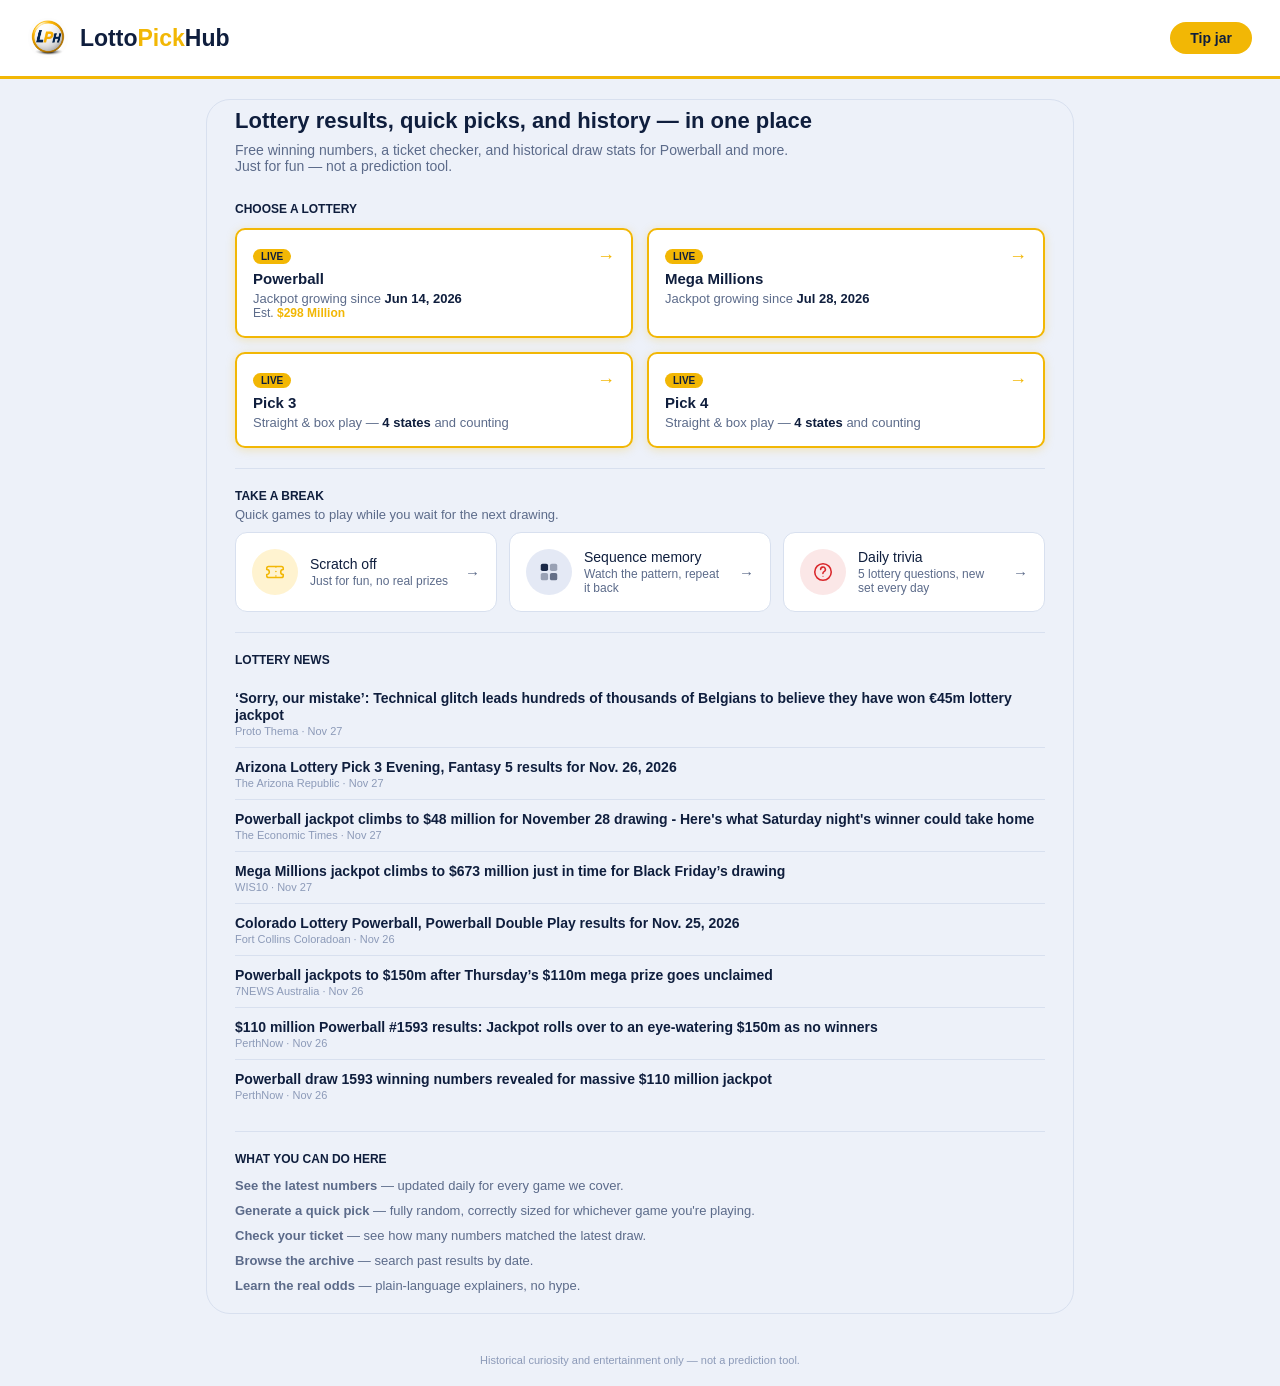
<file: index.html>
<!DOCTYPE html>
<html lang="en">
<head>
  <!-- Google tag (gtag.js) -->
<script async src="https://www.googletagmanager.com/gtag/js?id=G-FP60XF0554"></script>
<script>
  window.dataLayer = window.dataLayer || [];
  function gtag(){dataLayer.push(arguments);}
  gtag('js', new Date());

  gtag('config', 'G-FP60XF0554');
</script>
<meta charset="UTF-8">
<meta name="viewport" content="width=device-width, initial-scale=1.0">
<title>LottoPickHub — Powerball, Mega Millions &amp; Lottery Results</title>
<meta name="description" content="Check the latest Powerball and Mega Millions winning numbers, generate a quick pick, see if your ticket won, and browse historical draw stats — free, no account needed.">
<link rel="canonical" href="https://lottopickhub.com/">
<link rel="icon" type="image/png" href="/assets/lottopickhub-icon.png">

<!-- Open Graph / social share preview -->
<meta property="og:type" content="website">
<meta property="og:site_name" content="LottoPickHub">
<meta property="og:title" content="LottoPickHub — Powerball, Mega Millions & Lottery Results">
<meta property="og:description" content="Check the latest Powerball and Mega Millions winning numbers, generate a quick pick, see if your ticket won, and browse historical draw stats — free, no account needed.">
<meta property="og:url" content="https://lottopickhub.com/">
<meta property="og:image" content="https://lottopickhub.com/assets/og-share.png">
<meta property="og:image:width" content="1200">
<meta property="og:image:height" content="630">
<meta property="og:image:alt" content="LottoPickHub — Powerball results, quick picks & historical stats">

<!-- Twitter/X card -->
<meta name="twitter:card" content="summary_large_image">
<meta name="twitter:title" content="LottoPickHub — Powerball, Mega Millions & Lottery Results">
<meta name="twitter:description" content="Check the latest Powerball and Mega Millions winning numbers, generate a quick pick, see if your ticket won, and browse historical draw stats — free, no account needed.">
<meta name="twitter:image" content="https://lottopickhub.com/assets/og-share.png">

<link rel="stylesheet" href="/assets/style.css">
</head>
<body>
<div id="site-header"></div>

<div class="page-shell">
<div class="card">

  <div class="hero">
    <h1>Lottery results, quick picks, and history — in one place</h1>
    <p>Free winning numbers, a ticket checker, and historical draw stats for Powerball and more. Just for fun — not a prediction tool.</p>
  </div>

  <div class="section">
    <p class="section-label">Choose a lottery</p>
    <div class="game-cards">
      <a href="/powerball/" class="game-card live">
        <span class="status">Live</span>
        <span class="card-arrow">→</span>
        <h3>Powerball</h3>
        <p class="jackpot-line">Jackpot growing since <strong id="home-jackpot">—</strong></p>
        <p class="jackpot-amount-line">Est. <strong id="home-jackpot-amount">—</strong></p>
      </a>
      <a href="/megamillions/" class="game-card live">
        <span class="status">Live</span>
        <span class="card-arrow">→</span>
        <h3>Mega Millions</h3>
        <p class="jackpot-line">Jackpot growing since <strong id="home-jackpot-mm">—</strong></p>
      </a>
      <a href="/pick3/" class="game-card live">
        <span class="status">Live</span>
        <span class="card-arrow">→</span>
        <h3>Pick 3</h3>
        <p class="jackpot-line">Straight &amp; box play — <strong>4 states</strong> and counting</p>
      </a>
      <a href="/pick4/" class="game-card live">
        <span class="status">Live</span>
        <span class="card-arrow">→</span>
        <h3>Pick 4</h3>
        <p class="jackpot-line">Straight &amp; box play — <strong>4 states</strong> and counting</p>
      </a>
    </div>
  </div>

  <div class="section-divider"></div>

  <div class="section">
    <p class="section-label" style="margin-bottom:4px;">Take a break</p>
    <p class="section-sub">Quick games to play while you wait for the next drawing.</p>
    <div class="take-a-break-grid">
      <a href="/scratch/" class="take-a-break-card tab-gold">
        <span class="take-a-break-icon">
          <svg viewBox="0 0 24 24" fill="none" stroke="currentColor" stroke-width="1.7" stroke-linecap="round" stroke-linejoin="round"><path d="M3 8a2 2 0 0 1 2-2h14a2 2 0 0 1 2 2v1.2a2 2 0 0 0 0 5.6V16a2 2 0 0 1-2 2H5a2 2 0 0 1-2-2v-1.2a2 2 0 0 0 0-5.6V8Z"/><path d="M13 6.5v1.2M13 11.4v1.2M13 16.3v1.2" stroke-dasharray="0.1 3.2"/></svg>
        </span>
        <span class="take-a-break-body">
          <p class="title">Scratch off</p>
          <p class="sub">Just for fun, no real prizes</p>
        </span>
        <span class="take-a-break-arrow">→</span>
      </a>
      <a href="/sequence/" class="take-a-break-card tab-navy">
        <span class="take-a-break-icon">
          <svg viewBox="0 0 24 24" fill="currentColor"><rect x="3" y="3" width="8" height="8" rx="2" opacity="0.95"/><rect x="13" y="3" width="8" height="8" rx="2" opacity="0.35"/><rect x="3" y="13" width="8" height="8" rx="2" opacity="0.35"/><rect x="13" y="13" width="8" height="8" rx="2" opacity="0.6"/></svg>
        </span>
        <span class="take-a-break-body">
          <p class="title">Sequence memory</p>
          <p class="sub">Watch the pattern, repeat it back</p>
        </span>
        <span class="take-a-break-arrow">→</span>
      </a>
      <a href="/trivia/" class="take-a-break-card tab-red">
        <span class="take-a-break-icon">
          <svg viewBox="0 0 24 24" fill="none" stroke="currentColor" stroke-width="1.7" stroke-linecap="round" stroke-linejoin="round"><circle cx="12" cy="12" r="9"/><path d="M9.4 9.3a2.6 2.6 0 1 1 3.7 2.3c-.9.5-1.2.9-1.2 1.9"/><circle cx="12" cy="16.7" r="0.6" fill="currentColor" stroke="none"/></svg>
        </span>
        <span class="take-a-break-body">
          <p class="title">Daily trivia</p>
          <p class="sub">5 lottery questions, new set every day</p>
        </span>
        <span class="take-a-break-arrow">→</span>
      </a>
    </div>
  </div>
  
  <div class="section-divider"></div>

  <div class="section">
    <p class="section-label">Lottery news</p>
    <div id="news-list"></div>
  </div>

  <div class="section-divider"></div>

  <div class="section">
    <p class="section-label">What you can do here</p>
    <p class="section-sub"><strong>See the latest numbers</strong> — updated daily for every game we cover.</p>
    <p class="section-sub"><strong>Generate a quick pick</strong> — fully random, correctly sized for whichever game you're playing.</p>
    <p class="section-sub"><strong>Check your ticket</strong> — see how many numbers matched the latest draw.</p>
    <p class="section-sub"><strong>Browse the archive</strong> — search past results by date.</p>
    <p class="section-sub" style="margin-bottom:0;"><strong>Learn the real odds</strong> — plain-language explainers, no hype.</p>
  </div>

</div>
</div>

<div id="site-footer" style="text-align:center; padding:20px; color:var(--text-faint); font-size:11px;">
  Historical curiosity and entertainment only — not a prediction tool.
</div>

<script src="/assets/donate.js"></script>
<script src="/assets/header.js"></script>
<script src="/assets/site.js"></script>
<script>
fetchPowerballData()
  .then(data => {
    const el = document.getElementById('home-jackpot');
    const jackpot = data.last_jackpot;
    if (!jackpot || !jackpot.date) {
      el.textContent = 'last win';
      return;
    }
    const d = new Date(jackpot.date + 'T00:00:00');
    el.textContent = d.toLocaleDateString('en-US', { month: 'short', day: 'numeric', year: 'numeric' });
  })
  .catch(err => {
    console.error(err);
    document.getElementById('home-jackpot').textContent = 'last win';
  });

fetchPowerballData('/data/megamillions.json')
  .then(data => {
    const el = document.getElementById('home-jackpot-mm');
    const jackpot = data.last_jackpot;
    if (!jackpot || !jackpot.date) {
      el.textContent = 'last win';
      return;
    }
    const d = new Date(jackpot.date + 'T00:00:00');
    el.textContent = d.toLocaleDateString('en-US', { month: 'short', day: 'numeric', year: 'numeric' });
  })
  .catch(err => {
    console.error(err);
    document.getElementById('home-jackpot-mm').textContent = 'last win';
  });

fetch('/data/lottery-news.json')
  .then(res => res.json())
  .then(data => {
    const el = document.getElementById('news-list');
    if (!data.articles || !data.articles.length) {
      el.innerHTML = '<p class="fine-print">No recent news found.</p>';
      return;
    }
    el.innerHTML = data.articles.map(a => {
      const date = a.published ? new Date(a.published).toLocaleDateString('en-US', { month: 'short', day: 'numeric' }) : '';
      return `
        <div class="news-item">
          <a href="${a.link}" target="_blank" rel="noopener">${a.title}</a>
          <div class="news-meta">${a.source}${date ? ' · ' + date : ''}</div>
        </div>
      `;
    }).join('');
  })
  .catch(err => {
    console.error(err);
    document.getElementById('news-list').innerHTML = '<p class="fine-print">Could not load news.</p>';
  });

fetch('/data/powerball-jackpot.json')
  .then(res => res.json())
  .then(data => {
    const el = document.getElementById('home-jackpot-amount');
    el.textContent = data.jackpot || 'unavailable';
  })
  .catch(err => {
    console.error(err);
    document.getElementById('home-jackpot-amount').textContent = 'unavailable';
  });
</script>
</body>
</html>
</file>
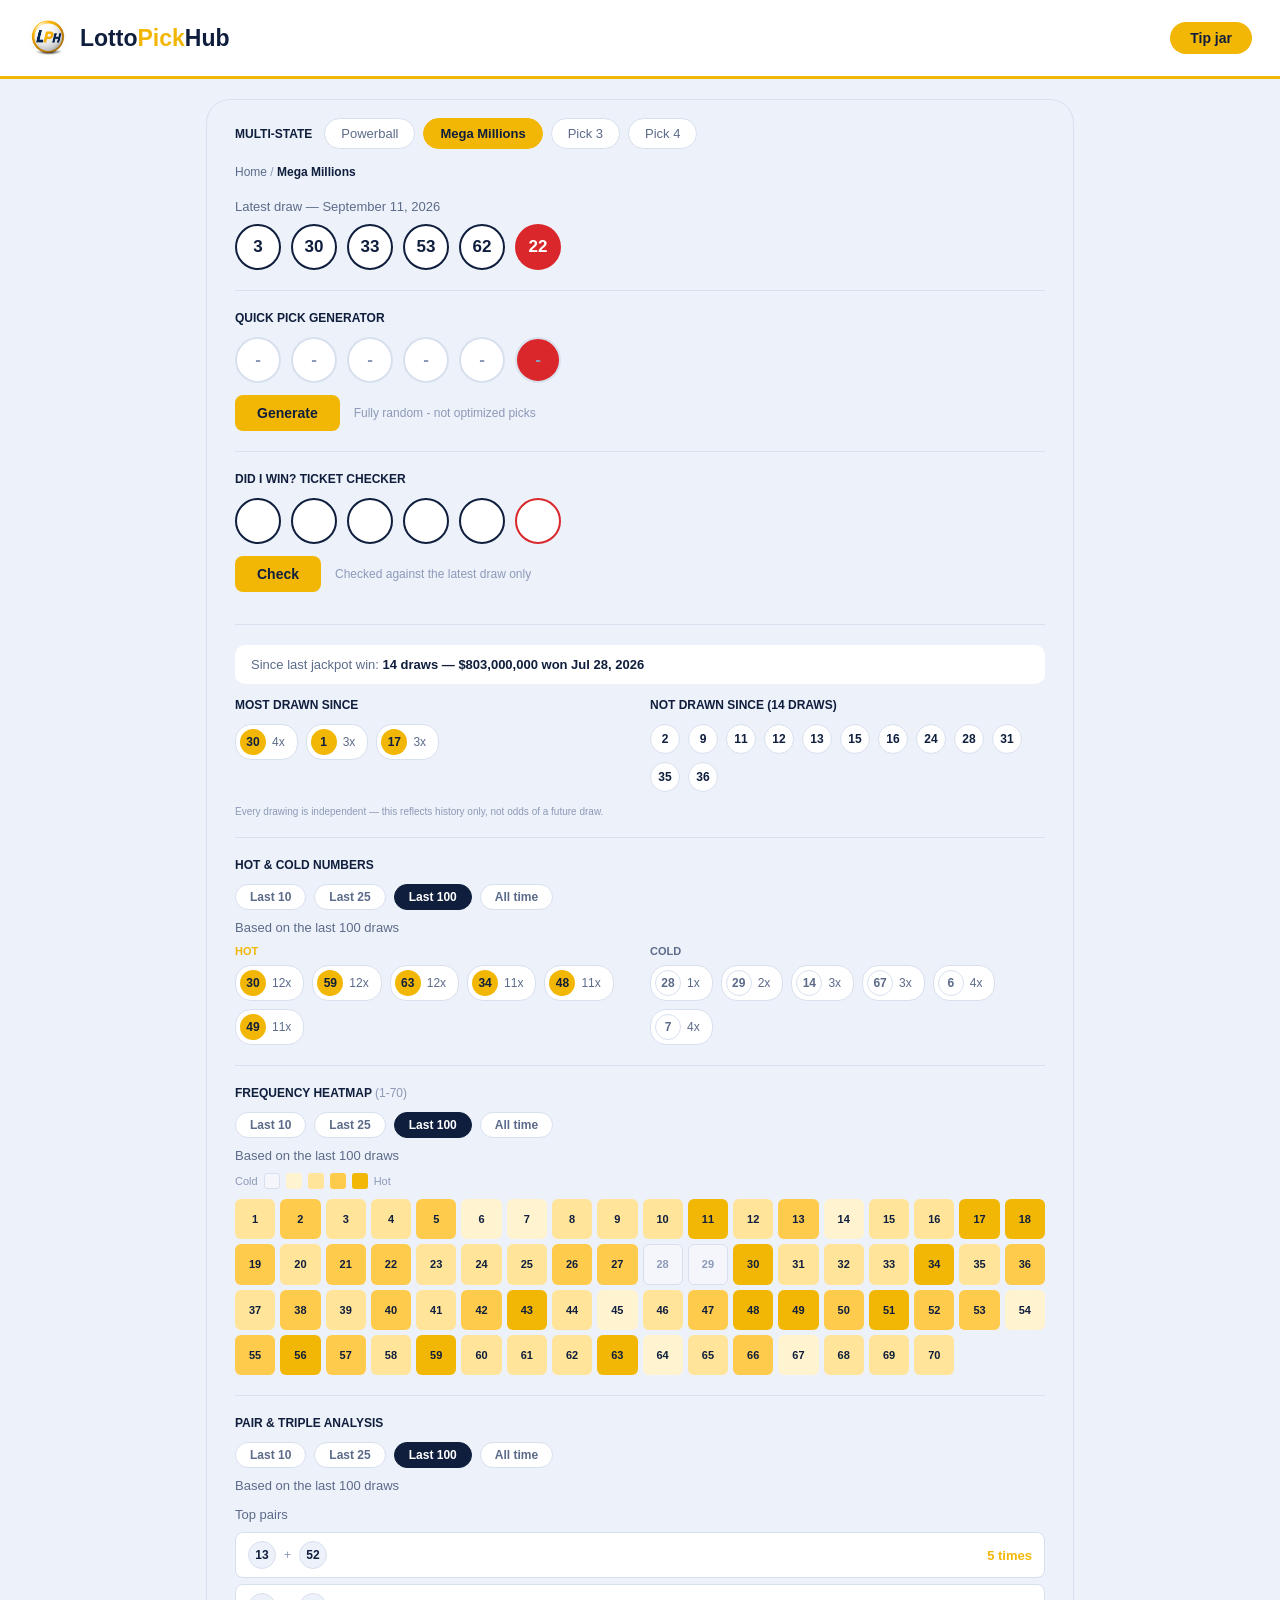
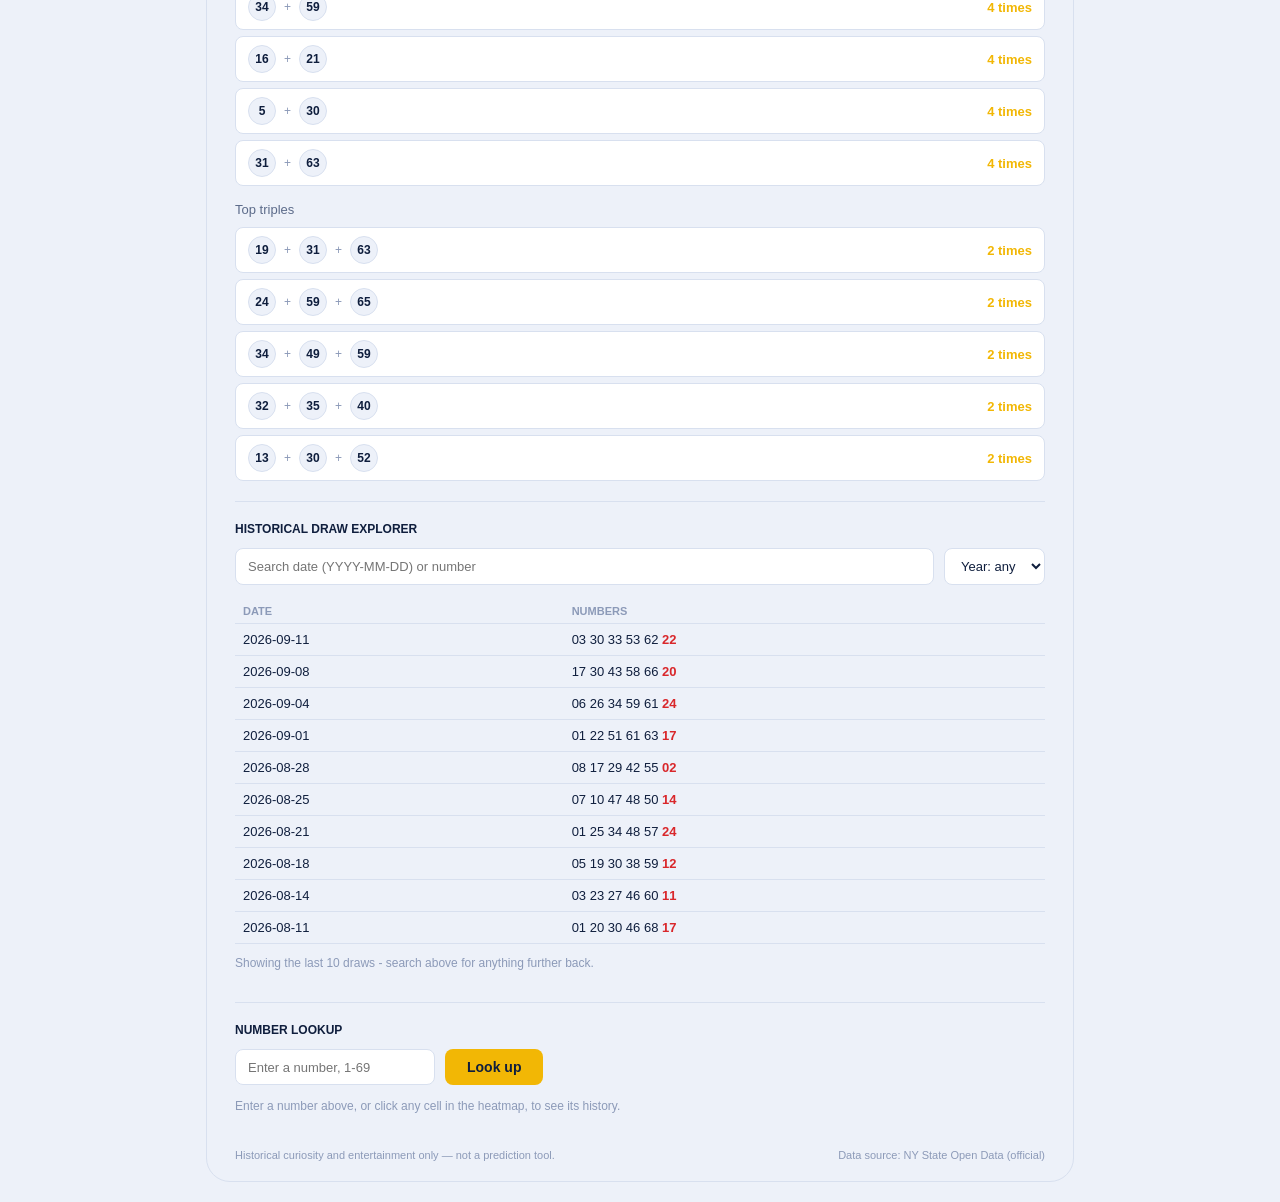
<file: megamillions/index.html>
<!DOCTYPE html>
<html lang="en">
<head>
  <!-- Google tag (gtag.js) -->
<script async src="https://www.googletagmanager.com/gtag/js?id=G-FP60XF0554"></script>
<script>
  window.dataLayer = window.dataLayer || [];
  function gtag(){dataLayer.push(arguments);}
  gtag('js', new Date());
  gtag('config', 'G-FP60XF0554');
</script>
<meta charset="UTF-8">
<meta name="viewport" content="width=device-width, initial-scale=1.0">
<title>Mega Millions Winning Numbers, Quick Pick &amp; Ticket Checker | LottoPickHub</title>
<meta name="description" content="Latest Mega Millions winning numbers, a free quick pick generator, ticket checker, and historical draw stats — updated daily.">
<link rel="canonical" href="https://lottopickhub.com/megamillions/">
<link rel="icon" type="image/png" href="/assets/lottopickhub-icon.png">

<!-- Open Graph / social share preview -->
<meta property="og:type" content="website">
<meta property="og:site_name" content="LottoPickHub">
<meta property="og:title" content="Mega Millions Winning Numbers, Quick Pick & Ticket Checker | LottoPickHub">
<meta property="og:description" content="Latest Mega Millions winning numbers, a free quick pick generator, ticket checker, and historical draw stats — updated daily.">
<meta property="og:url" content="https://lottopickhub.com/megamillions/">
<meta property="og:image" content="https://lottopickhub.com/assets/og-share.png">
<meta property="og:image:width" content="1200">
<meta property="og:image:height" content="630">
<meta property="og:image:alt" content="LottoPickHub — Powerball results, quick picks & historical stats">

<!-- Twitter/X card -->
<meta name="twitter:card" content="summary_large_image">
<meta name="twitter:title" content="Mega Millions Winning Numbers, Quick Pick & Ticket Checker | LottoPickHub">
<meta name="twitter:description" content="Latest Mega Millions winning numbers, a free quick pick generator, ticket checker, and historical draw stats — updated daily.">
<meta name="twitter:image" content="https://lottopickhub.com/assets/og-share.png">

<link rel="stylesheet" href="/assets/style.css">
</head>
<body>
<div id="site-header"></div>
<div class="page-shell">
<div class="card">
  <div class="game-pills">
    <span class="game-pills-label">Multi-state</span>
    <a href="/powerball/" class="game-pill">Powerball</a>
    <a href="/megamillions/" class="game-pill active">Mega Millions</a>
    <a href="/pick3/" class="game-pill">Pick 3</a>
    <a href="/pick4/" class="game-pill">Pick 4</a>
  </div>
  <div class="breadcrumb"><a href="/">Home</a> / <span class="current">Mega Millions</span></div>
  <div class="section">
    <p class="section-sub" id="draw-date">Latest draw</p>
    <div class="ball-row" id="latest-draw-balls"></div>
  </div>
  <div class="section-divider"></div>
  <div class="section">
    <p class="section-label">Quick pick generator</p>
    <div class="ball-row" id="quick-pick-balls" style="margin-bottom:12px;"></div>
    <div class="quick-pick-actions">
      <button class="btn-gold" id="quick-pick-btn">Generate</button>
      <span class="fine-print">Fully random - not optimized picks</span>
    </div>
  </div>
  <div class="section-divider"></div>
  <div class="section">
    <p class="section-label">Did I win? Ticket checker</p>
    <div class="checker-ball-row" id="checker-ball-row"></div>
    <div class="quick-pick-actions">
      <button class="btn-gold" id="checker-btn">Check</button>
      <span class="fine-print">Checked against the latest draw only</span>
    </div>
    <div class="checker-result" id="checker-result"></div>
  </div>
  <div class="section-divider"></div>
  <div class="section" id="stats-section"></div>
  <div class="section-divider"></div>
  <div class="section" id="hotcold-section"></div>
  <div class="section-divider"></div>
  <div class="section" id="heatmap-section"></div>
  <div class="section-divider"></div>
  <div class="section" id="pairs-section"></div>
  <div class="section-divider"></div>
  <div class="section" id="explorer-section"></div>
  <div class="section-divider"></div>
  <div class="section" id="lookup-section"></div>
  <div class="footer-strip">
    <span>Historical curiosity and entertainment only — not a prediction tool.</span>
    <span>Data source: NY State Open Data (official)</span>
  </div>
</div>
</div>
<script src="/assets/site.js"></script>
<script src="/assets/lottery-stats.js"></script>
<script src="/assets/donate.js"></script>
<script src="/assets/header.js"></script>
<script>
async function init() {
  const data = await fetchPowerballData('/data/megamillions.json');
  renderLatestDraw('latest-draw-balls', 'draw-date', data);
  initQuickPick('quick-pick-balls', 'quick-pick-btn', data);
  initTicketChecker('checker-ball-row', 'checker-btn', 'checker-result', data);
  renderStats('stats-section', data);
}
init().catch(err => {
  console.error(err);
  document.getElementById('latest-draw-balls').textContent = 'Could not load results.';
});

initLotteryStats({
  hotcold: 'hotcold-section',
  heatmap: 'heatmap-section',
  pairs: 'pairs-section',
  explorer: 'explorer-section',
  lookup: 'lookup-section',
}, '/data/megamillions-history.json', 'Mega Ball').catch(err => {
  console.error(err);
  document.getElementById('hotcold-section').textContent = 'Could not load historical stats.';
});
</script>
</body>
</html>
</file>
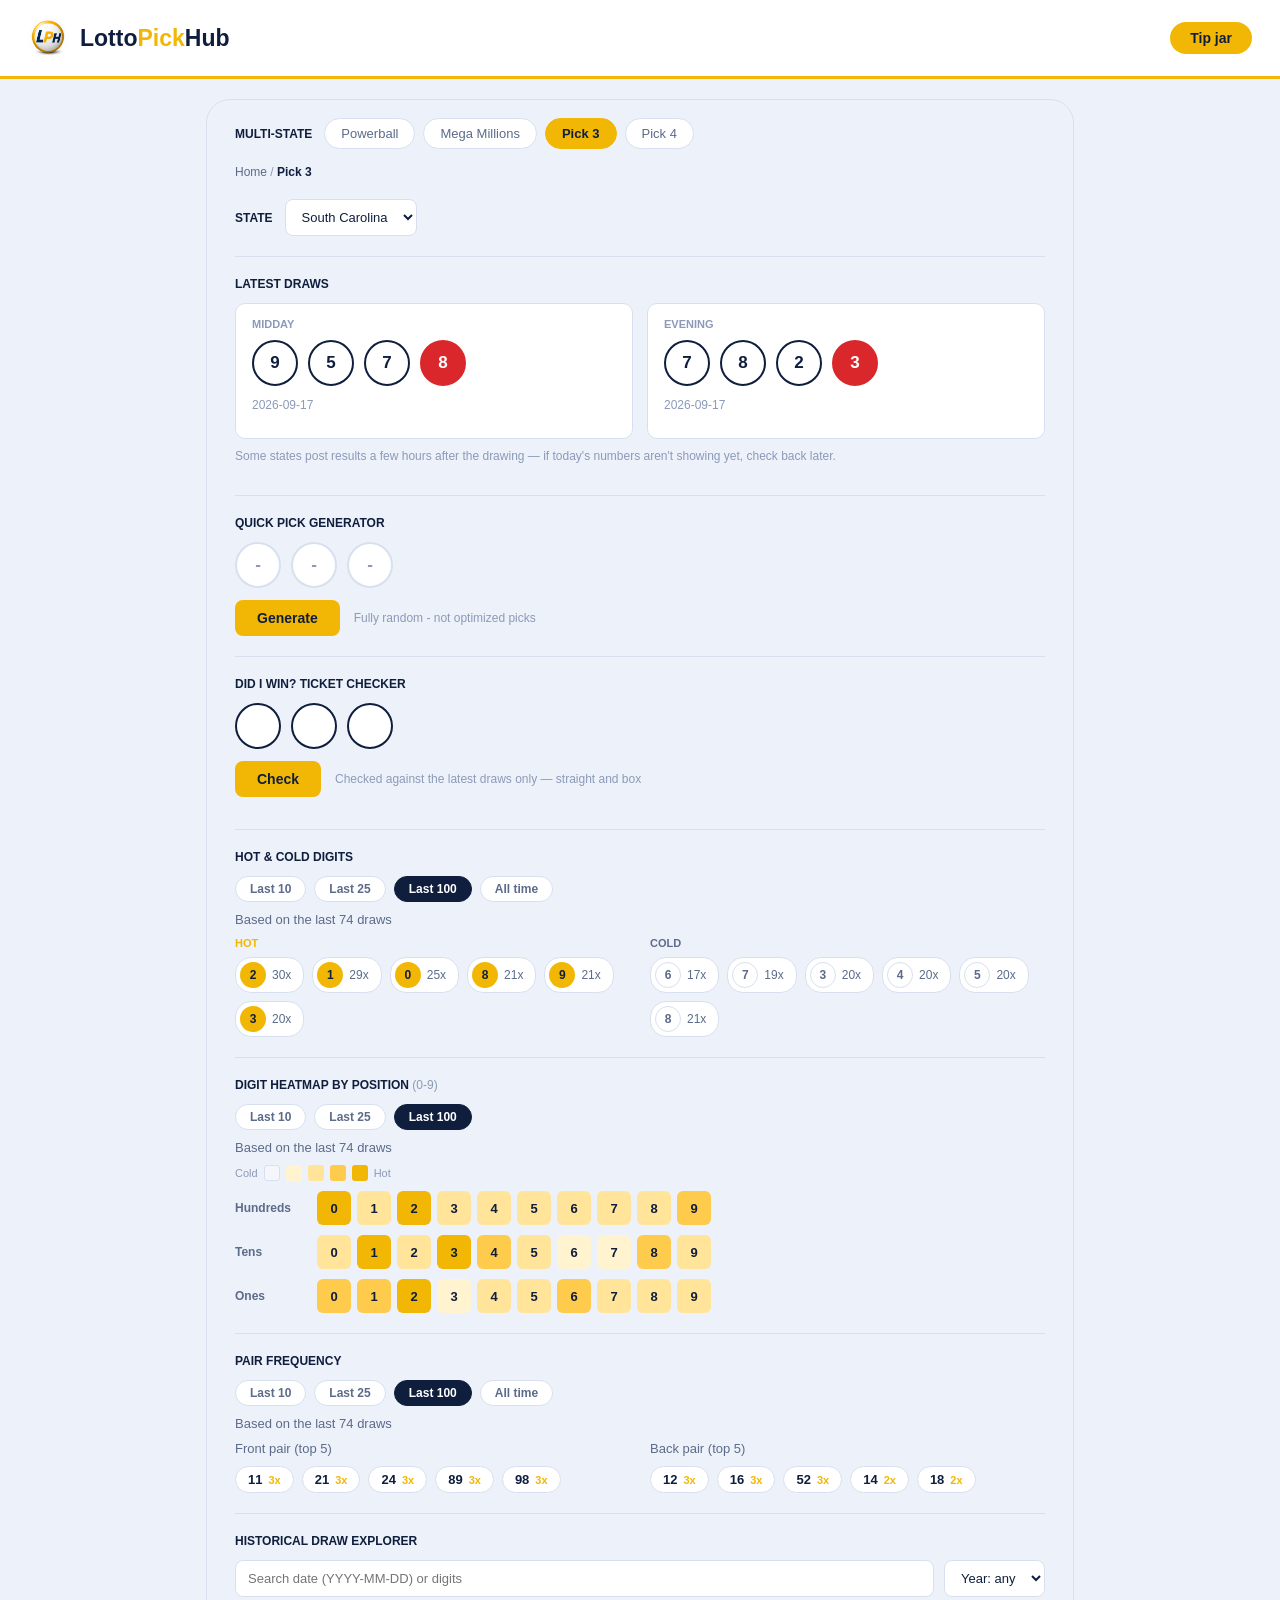
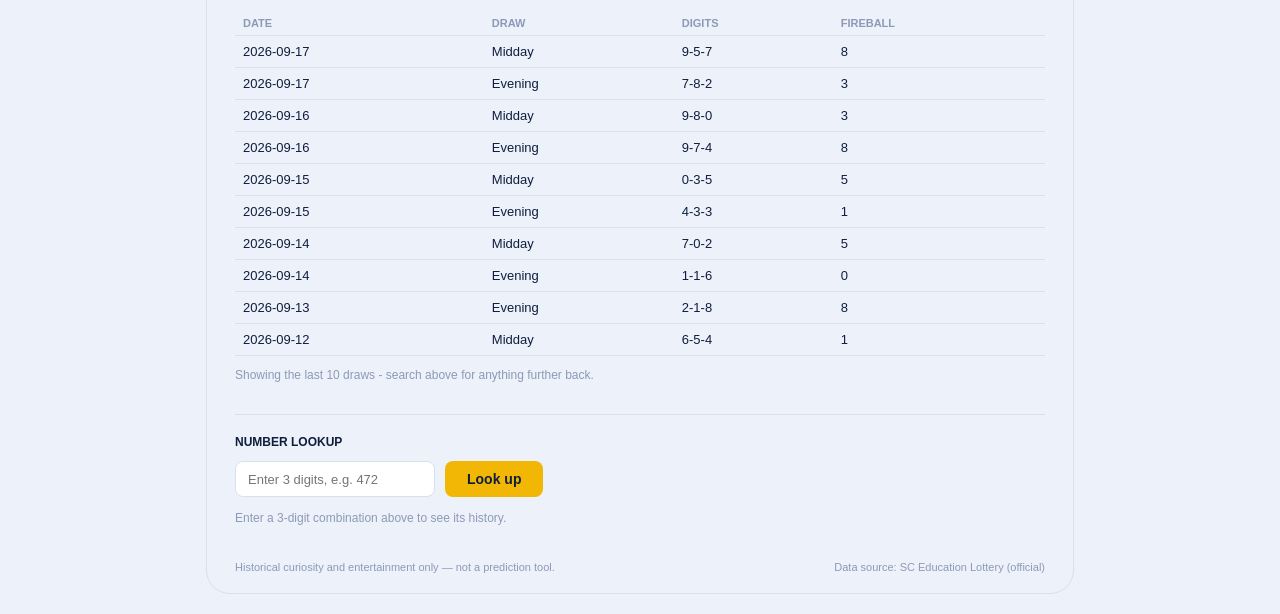
<file: pick3/index.html>
<!DOCTYPE html>
<html lang="en">
<head>
  <!-- Google tag (gtag.js) -->
<script async src="https://www.googletagmanager.com/gtag/js?id=G-FP60XF0554"></script>
<script>
  window.dataLayer = window.dataLayer || [];
  function gtag(){dataLayer.push(arguments);}
  gtag('js', new Date());
  gtag('config', 'G-FP60XF0554');
</script>
<meta charset="UTF-8">
<meta name="viewport" content="width=device-width, initial-scale=1.0">
<title>Pick 3 Winning Numbers, Ticket Checker &amp; Stats by State | LottoPickHub</title>
<meta name="description" content="Latest Pick 3 winning numbers by state, a free ticket checker, digit heatmap, front/back pair frequency, and historical draw stats — updated daily.">
<link rel="canonical" href="https://lottopickhub.com/pick3/">
<link rel="icon" type="image/png" href="/assets/lottopickhub-icon.png">

<!-- Open Graph / social share preview -->
<meta property="og:type" content="website">
<meta property="og:site_name" content="LottoPickHub">
<meta property="og:title" content="Pick 3 Winning Numbers, Ticket Checker & Stats by State | LottoPickHub">
<meta property="og:description" content="Latest Pick 3 winning numbers by state, a free ticket checker, digit heatmap, front/back pair frequency, and historical draw stats — updated daily.">
<meta property="og:url" content="https://lottopickhub.com/pick3/">
<meta property="og:image" content="https://lottopickhub.com/assets/og-share.png">
<meta property="og:image:width" content="1200">
<meta property="og:image:height" content="630">
<meta property="og:image:alt" content="LottoPickHub — Pick 3 results, ticket checker & historical stats">

<!-- Twitter/X card -->
<meta name="twitter:card" content="summary_large_image">
<meta name="twitter:title" content="Pick 3 Winning Numbers, Ticket Checker & Stats by State | LottoPickHub">
<meta name="twitter:description" content="Latest Pick 3 winning numbers by state, a free ticket checker, digit heatmap, front/back pair frequency, and historical draw stats — updated daily.">
<meta name="twitter:image" content="https://lottopickhub.com/assets/og-share.png">

<link rel="stylesheet" href="/assets/style.css">
</head>
<body>
<div id="site-header"></div>
<div class="page-shell">
<div class="card">
  <div class="game-pills">
    <span class="game-pills-label">Multi-state</span>
    <a href="/powerball/" class="game-pill">Powerball</a>
    <a href="/megamillions/" class="game-pill">Mega Millions</a>
    <a href="/pick3/" class="game-pill active">Pick 3</a>
    <a href="/pick4/" class="game-pill">Pick 4</a>
  </div>
  <div class="breadcrumb"><a href="/">Home</a> / <span class="current">Pick 3</span></div>

  <div class="section">
    <div class="pick3-state-row">
      <p class="section-label" style="margin:0;">State</p>
      <!--
        Rendered once here, wired up inside initPick3Stats(). Options
        are also generated from the STATES config below on page load,
        this static one is just a no-JS fallback / first paint.
      -->
      <select class="explorer-select" id="pick3-state-select">
        <option value="ny">New York</option>
        <option value="sc" selected>South Carolina</option>
        <option value="nc">North Carolina</option>
        
        <option value="va">Virginia</option>
      </select>
    </div>
  </div>

  <div class="section-divider"></div>

  <div class="section">
    <p class="section-label">Latest draws</p>
    <div class="pick3-draws-row" id="pick3-draws-row">
      <div class="pick3-draw-card">
        <p class="pick3-draw-label">Midday</p>
        <div class="ball-row" id="pick3-midday-balls"></div>
        <p class="fine-print" id="pick3-midday-date">—</p>
      </div>
      <div class="pick3-draw-card">
        <p class="pick3-draw-label">Evening</p>
        <div class="ball-row" id="pick3-evening-balls"></div>
        <p class="fine-print" id="pick3-evening-date">—</p>
      </div>
    </div>
    <p class="fine-print" style="margin-top:10px;">Some states post results a few hours after the drawing — if today's numbers aren't showing yet, check back later.</p>
  </div>

  <div class="section-divider"></div>

  <div class="section">
    <p class="section-label">Quick pick generator</p>
    <div class="ball-row" id="pick3-quick-pick-balls" style="margin-bottom:12px;"></div>
    <div class="quick-pick-actions">
      <button class="btn-gold" id="pick3-quick-pick-btn">Generate</button>
      <span class="fine-print">Fully random - not optimized picks</span>
    </div>
  </div>

  <div class="section-divider"></div>

  <div class="section">
    <p class="section-label">Did I win? Ticket checker</p>
    <div class="checker-ball-row" id="pick3-checker-row"></div>
    <div class="quick-pick-actions">
      <button class="btn-gold" id="pick3-checker-btn">Check</button>
      <span class="fine-print">Checked against the latest draws only — straight and box</span>
    </div>
    <div class="checker-result" id="pick3-checker-result"></div>
  </div>

  <div class="section-divider"></div>
  <div class="section" id="hotcold-section"></div>
  <div class="section-divider"></div>
  <div class="section" id="heatmap-section"></div>
  <div class="section-divider"></div>
  <div class="section" id="pairs-section"></div>
  <div class="section-divider"></div>
  <div class="section" id="explorer-section"></div>
  <div class="section-divider"></div>
  <div class="section" id="lookup-section"></div>

  <div class="footer-strip">
    <span>Historical curiosity and entertainment only — not a prediction tool.</span>
    <span id="pick3-source-note">Data source: state lottery open data</span>
  </div>
</div>
</div>
<script src="/assets/site.js"></script>
<script src="/assets/pick3-stats.js"></script>
<script src="/assets/donate.js"></script>
<script src="/assets/header.js"></script>
<script>
/*
  One entry per launch state. historyPath points at that state's
  pick3-history JSON (same shape written by fetch_pick3_results.py -
  see that script's docstring). hasFireball controls whether the
  Fireball badge shows in the draw cards; sourceLabel feeds the
  footer strip so the data-source credit updates when the state
  changes.

  NOTE: only "ny" has a confirmed, verified open-data source as of
  this build (NY State Open Data, same Socrata pattern as the
  Powerball feed). sc/nc/fl/va below are wired into the UI but their
  fetch scripts and exact source URLs still need to be built per
  fetch_pick3_results.py's docstring before those options will
  actually load data.
*/
const PICK3_STATES = [
  { id: 'ny', label: 'New York', historyPath: '/data/pick3/ny-history.json', hasFireball: false, sourceLabel: 'NY State Open Data (official)' },
  { id: 'sc', label: 'South Carolina', historyPath: '/data/pick3/sc-history.json', hasFireball: true, sourceLabel: 'SC Education Lottery (official)' },
  { id: 'nc', label: 'North Carolina', historyPath: '/data/pick3/nc-history.json', hasFireball: true, sourceLabel: 'NC Education Lottery (official)' },
  //{ id: 'fl', label: 'Florida', historyPath: '/data/pick3/fl-history.json', hasFireball: false, sourceLabel: 'Florida Lottery (official)' },
  { id: 'va', label: 'Virginia', historyPath: '/data/pick3/va-history.json', hasFireball: true, sourceLabel: 'Virginia Lottery (official)' },
];

function renderPick3Ball(digit) {
  return `<div class="ball">${digit}</div>`;
}

function renderLatestDraws(draws, hasFireball) {
  const byTime = {};
  [...draws].reverse().forEach(d => {
    if (!byTime[d.draw_time]) byTime[d.draw_time] = d;
  });

  const midday = byTime.midday;
  const evening = byTime.evening;

  const middayEl = document.getElementById('pick3-midday-balls');
  const eveningEl = document.getElementById('pick3-evening-balls');

  if (midday) {
    middayEl.innerHTML = midday.digits.map(renderPick3Ball).join('') +
      (hasFireball && midday.fireball != null ? `<div class="ball special">${midday.fireball}</div>` : '');
    document.getElementById('pick3-midday-date').textContent = midday.draw_date;
  } else {
    middayEl.innerHTML = '<span class="fine-print">Not drawn in this state.</span>';
  }

  if (evening) {
    eveningEl.innerHTML = evening.digits.map(renderPick3Ball).join('') +
      (hasFireball && evening.fireball != null ? `<div class="ball special">${evening.fireball}</div>` : '');
    document.getElementById('pick3-evening-date').textContent = evening.draw_date;
  } else {
    eveningEl.innerHTML = '<span class="fine-print">Not drawn in this state.</span>';
  }
}

function initPick3Checker(draws) {
  const row = document.getElementById('pick3-checker-row');
  row.innerHTML = [0, 1, 2].map(() =>
    `<input type="text" inputmode="numeric" maxlength="1" class="checker-ball" />`
  ).join('');

  const inputs = [...row.querySelectorAll('.checker-ball')];
  inputs.forEach((inp, i) => {
    inp.addEventListener('input', () => {
      inp.value = inp.value.replace(/\D/g, '').slice(0, 1);
      if (inp.value && inputs[i + 1]) inputs[i + 1].focus();
    });
  });

  document.getElementById('pick3-checker-btn').addEventListener('click', () => {
    const resultEl = document.getElementById('pick3-checker-result');
    const digits = inputs.map(i => i.value);
    if (digits.some(d => d === '')) {
      resultEl.innerHTML = '<span class="fine-print">Enter all 3 digits first.</span>';
      return;
    }
    const guess = digits.map(Number);
    const latest = [...draws].reverse().find(d => d.draw_time === 'evening') || draws[draws.length - 1];
    if (!latest) {
      resultEl.innerHTML = '<span class="fine-print">No draw data loaded yet.</span>';
      return;
    }
    const straight = guess.every((d, i) => d === latest.digits[i]);
    const box = [...guess].sort().join('') === [...latest.digits].sort().join('');
    let msg;
    if (straight) msg = `<strong>Straight match!</strong> Matches the ${latest.draw_time} draw on ${latest.draw_date}.`;
    else if (box) msg = `<strong>Box match.</strong> Same digits, different order — ${latest.draw_time} draw on ${latest.draw_date}.`;
    else msg = `No match against the latest ${latest.draw_time} draw (${latest.digits.join('-')}) on ${latest.draw_date}.`;
    resultEl.innerHTML = msg;
  });
}

let pick3CurrentDraws = [];

async function initPage() {
  const stateSelect = document.getElementById('pick3-state-select');
  const initialState = PICK3_STATES.find(s => s.id === stateSelect.value) || PICK3_STATES[0];

  async function loadForState(stateConf) {
    try {
      const res = await fetch(stateConf.historyPath);
      if (!res.ok) throw new Error('no data yet for ' + stateConf.id);
      const history = await res.json();
      pick3CurrentDraws = history.draws;
      renderLatestDraws(pick3CurrentDraws, stateConf.hasFireball);
      initPick3Checker(pick3CurrentDraws);
      document.getElementById('pick3-source-note').textContent = 'Data source: ' + stateConf.sourceLabel;
    } catch (err) {
      console.error(err);
      document.getElementById('pick3-midday-balls').innerHTML = '<span class="fine-print">Results not available for this state yet.</span>';
      document.getElementById('pick3-evening-balls').innerHTML = '';
    }
  }

  await loadForState(initialState);

  stateSelect.addEventListener('change', () => {
    const conf = PICK3_STATES.find(s => s.id === stateSelect.value);
    loadForState(conf);
  });
}

initPage().catch(err => console.error(err));
initDigitQuickPick('pick3-quick-pick-balls', 'pick3-quick-pick-btn', 3);

initPick3Stats({
  hotcold: 'hotcold-section',
  heatmap: 'heatmap-section',
  pairs: 'pairs-section',
  explorer: 'explorer-section',
  lookup: 'lookup-section',
}, PICK3_STATES, 'sc').catch(err => {
  console.error(err);
  document.getElementById('hotcold-section').textContent = 'Could not load historical stats.';
});
</script>
</body>
</html>
</file>
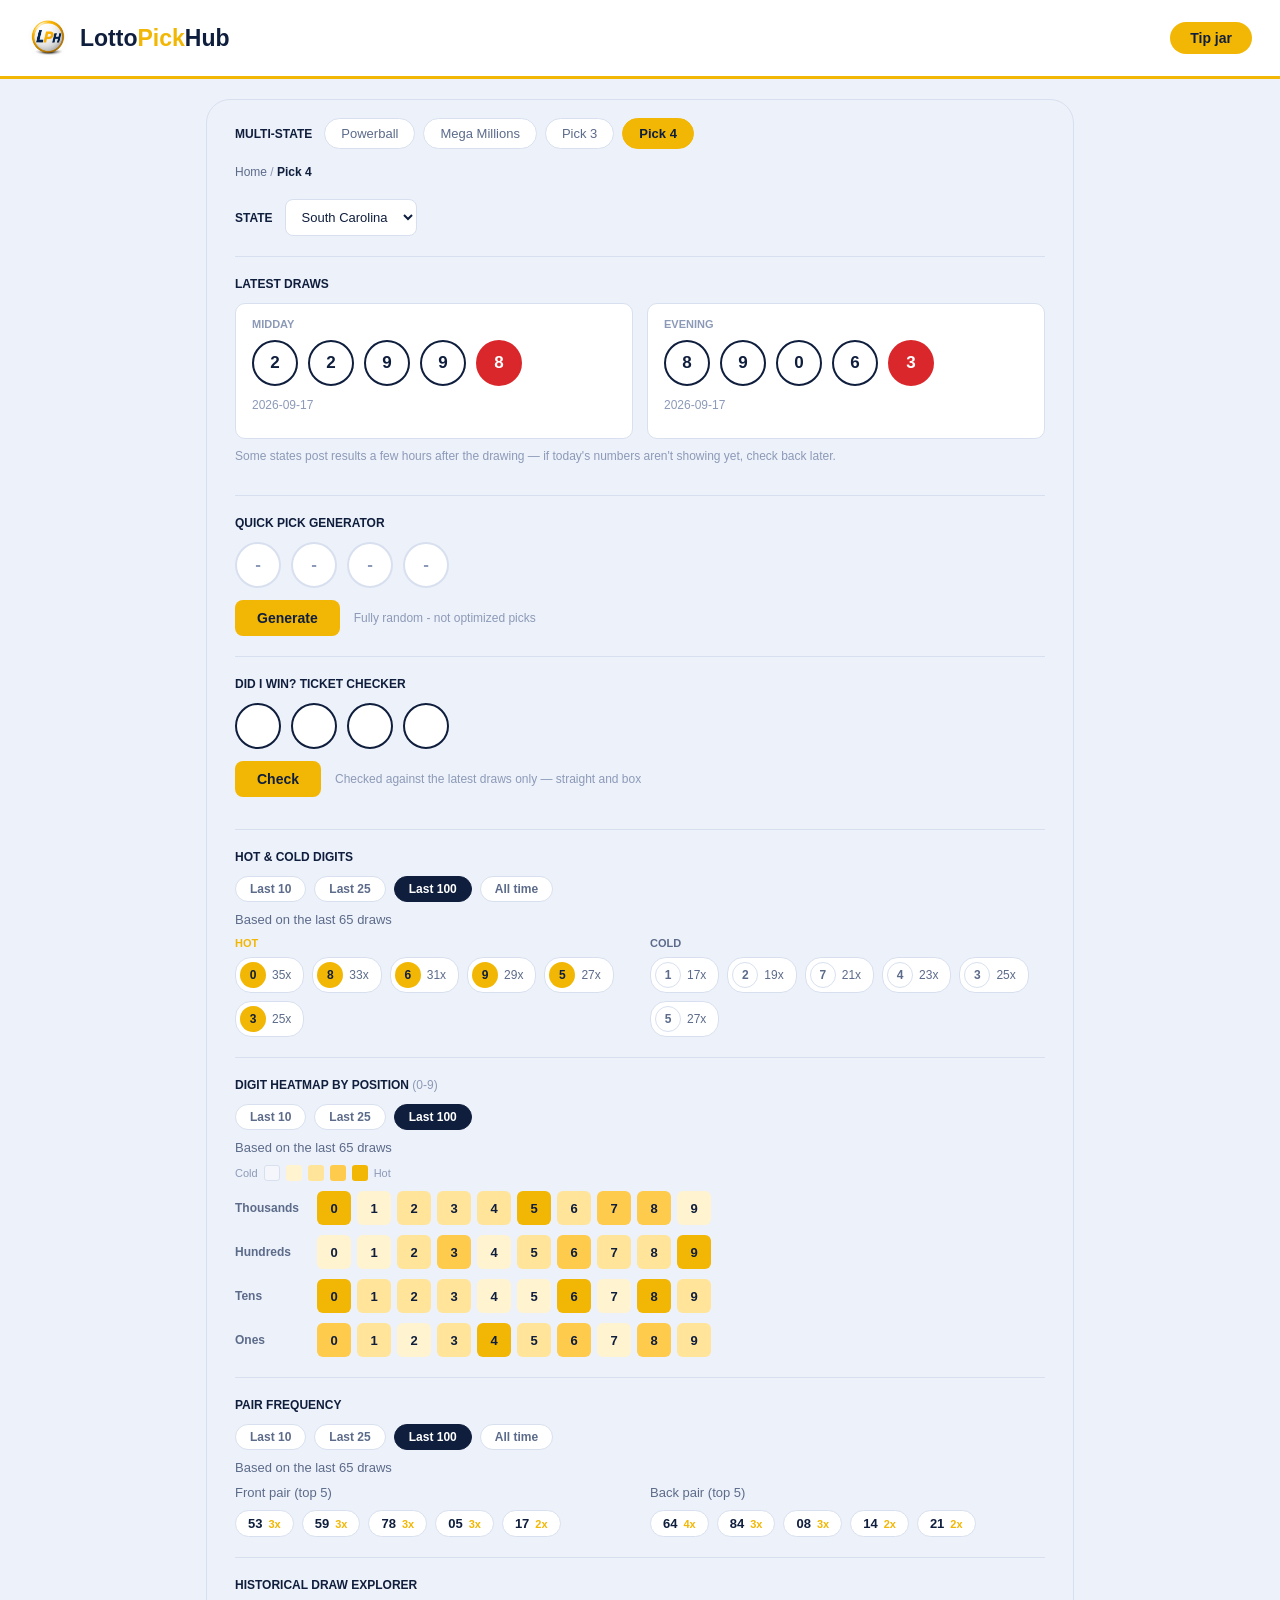
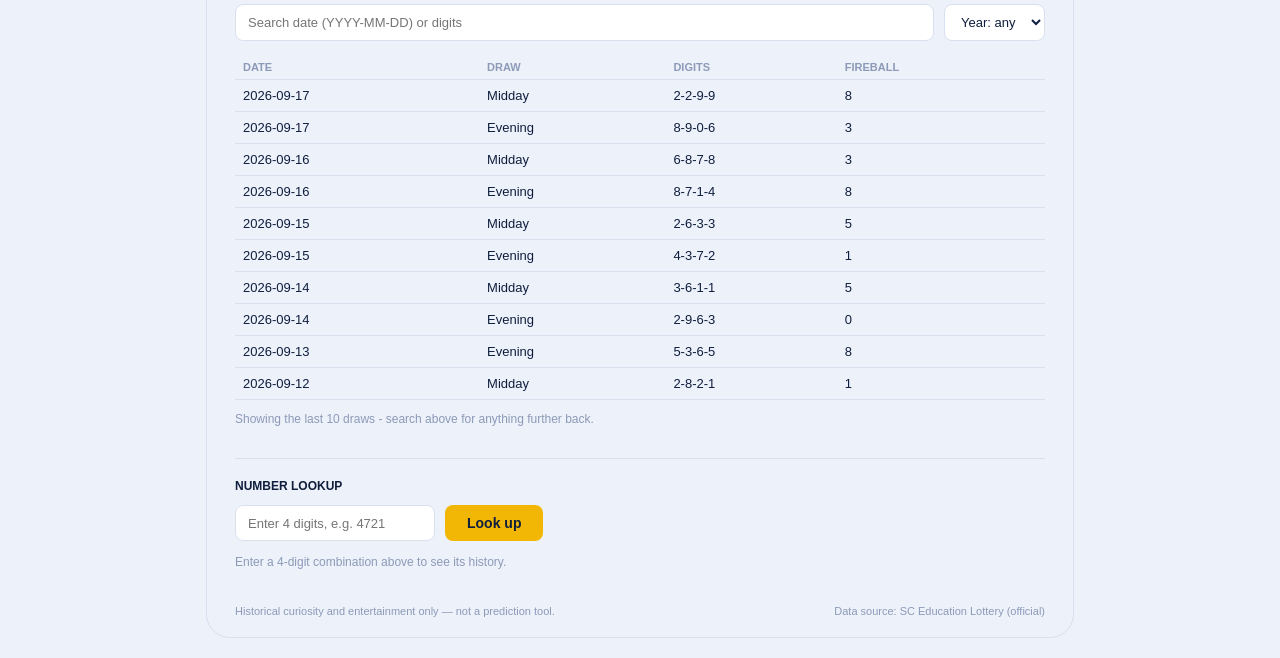
<file: pick4/index.html>
<!DOCTYPE html>
<html lang="en">
<head>
  <!-- Google tag (gtag.js) -->
<script async src="https://www.googletagmanager.com/gtag/js?id=G-FP60XF0554"></script>
<script>
  window.dataLayer = window.dataLayer || [];
  function gtag(){dataLayer.push(arguments);}
  gtag('js', new Date());
  gtag('config', 'G-FP60XF0554');
</script>
<meta charset="UTF-8">
<meta name="viewport" content="width=device-width, initial-scale=1.0">
<title>Pick 4 Winning Numbers, Ticket Checker &amp; Stats by State | LottoPickHub</title>
<meta name="description" content="Latest Pick 4 winning numbers by state, a free ticket checker, digit heatmap, front/back pair frequency, and historical draw stats — updated daily.">
<link rel="canonical" href="https://lottopickhub.com/pick4/">
<link rel="icon" type="image/png" href="/assets/lottopickhub-icon.png">

<!-- Open Graph / social share preview -->
<meta property="og:type" content="website">
<meta property="og:site_name" content="LottoPickHub">
<meta property="og:title" content="Pick 4 Winning Numbers, Ticket Checker & Stats by State | LottoPickHub">
<meta property="og:description" content="Latest Pick 4 winning numbers by state, a free ticket checker, digit heatmap, front/back pair frequency, and historical draw stats — updated daily.">
<meta property="og:url" content="https://lottopickhub.com/pick4/">
<meta property="og:image" content="https://lottopickhub.com/assets/og-share.png">
<meta property="og:image:width" content="1200">
<meta property="og:image:height" content="630">
<meta property="og:image:alt" content="LottoPickHub — Pick 4 results, ticket checker & historical stats">

<!-- Twitter/X card -->
<meta name="twitter:card" content="summary_large_image">
<meta name="twitter:title" content="Pick 4 Winning Numbers, Ticket Checker & Stats by State | LottoPickHub">
<meta name="twitter:description" content="Latest Pick 4 winning numbers by state, a free ticket checker, digit heatmap, front/back pair frequency, and historical draw stats — updated daily.">
<meta name="twitter:image" content="https://lottopickhub.com/assets/og-share.png">

<link rel="stylesheet" href="/assets/style.css">
</head>
<body>
<div id="site-header"></div>
<div class="page-shell">
<div class="card">
  <div class="game-pills">
    <span class="game-pills-label">Multi-state</span>
    <a href="/powerball/" class="game-pill">Powerball</a>
    <a href="/megamillions/" class="game-pill">Mega Millions</a>
    <a href="/pick3/" class="game-pill">Pick 3</a>
    <a href="/pick4/" class="game-pill active">Pick 4</a>
  </div>
  <div class="breadcrumb"><a href="/">Home</a> / <span class="current">Pick 4</span></div>

  <div class="section">
    <div class="pick3-state-row">
      <p class="section-label" style="margin:0;">State</p>
      <select class="explorer-select" id="pick4-state-select">
        <option value="ny">New York</option>
        <option value="sc" selected>South Carolina</option>
        <option value="nc">North Carolina</option>
        <option value="va">Virginia</option>
      </select>
    </div>
  </div>

  <div class="section-divider"></div>

  <div class="section">
    <p class="section-label">Latest draws</p>
    <div class="pick3-draws-row" id="pick4-draws-row">
      <div class="pick3-draw-card">
        <p class="pick3-draw-label">Midday</p>
        <div class="ball-row" id="pick4-midday-balls"></div>
        <p class="fine-print" id="pick4-midday-date">—</p>
      </div>
      <div class="pick3-draw-card">
        <p class="pick3-draw-label">Evening</p>
        <div class="ball-row" id="pick4-evening-balls"></div>
        <p class="fine-print" id="pick4-evening-date">—</p>
      </div>
    </div>
    <p class="fine-print" style="margin-top:10px;">Some states post results a few hours after the drawing — if today's numbers aren't showing yet, check back later.</p>
  </div>

  <div class="section-divider"></div>

  <div class="section">
    <p class="section-label">Quick pick generator</p>
    <div class="ball-row" id="pick4-quick-pick-balls" style="margin-bottom:12px;"></div>
    <div class="quick-pick-actions">
      <button class="btn-gold" id="pick4-quick-pick-btn">Generate</button>
      <span class="fine-print">Fully random - not optimized picks</span>
    </div>
  </div>

  <div class="section-divider"></div>

  <div class="section">
    <p class="section-label">Did I win? Ticket checker</p>
    <div class="checker-ball-row" id="pick4-checker-row"></div>
    <div class="quick-pick-actions">
      <button class="btn-gold" id="pick4-checker-btn">Check</button>
      <span class="fine-print">Checked against the latest draws only — straight and box</span>
    </div>
    <div class="checker-result" id="pick4-checker-result"></div>
  </div>

  <div class="section-divider"></div>
  <div class="section" id="hotcold-section"></div>
  <div class="section-divider"></div>
  <div class="section" id="heatmap-section"></div>
  <div class="section-divider"></div>
  <div class="section" id="pairs-section"></div>
  <div class="section-divider"></div>
  <div class="section" id="explorer-section"></div>
  <div class="section-divider"></div>
  <div class="section" id="lookup-section"></div>

  <div class="footer-strip">
    <span>Historical curiosity and entertainment only — not a prediction tool.</span>
    <span id="pick4-source-note">Data source: state lottery open data</span>
  </div>
</div>
</div>
<script src="/assets/site.js"></script>
<script src="/assets/pick4-stats.js"></script>
<script src="/assets/donate.js"></script>
<script src="/assets/header.js"></script>
<script>
/*
  Same shape and same per-state caveats as PICK3_STATES in
  pick3/index.html - see that file's comment for the full explanation.
  VA's endpoint was directly confirmed working this session. NC's CSV
  endpoint exists but its exact column layout is assumed, not
  confirmed. NY's field names are a best guess pending verification.
  SC's page URL and fireball class name are assumed by analogy with
  the Pick 3 page. See each fetch_pick4_results_*.py docstring.
*/
const PICK4_STATES = [
  { id: 'ny', label: 'New York', historyPath: '/data/pick4/ny-history.json', hasFireball: false, sourceLabel: 'NY State Open Data (official)' },
  { id: 'sc', label: 'South Carolina', historyPath: '/data/pick4/sc-history.json', hasFireball: true, sourceLabel: 'SC Education Lottery (official)' },
  { id: 'nc', label: 'North Carolina', historyPath: '/data/pick4/nc-history.json', hasFireball: true, sourceLabel: 'NC Education Lottery (official)' },
  { id: 'va', label: 'Virginia', historyPath: '/data/pick4/va-history.json', hasFireball: true, sourceLabel: 'Virginia Lottery (official)' },
];

function renderPick4Ball(digit) {
  return `<div class="ball">${digit}</div>`;
}

function renderLatestDraws(draws, hasFireball) {
  const byTime = {};
  [...draws].reverse().forEach(d => {
    if (!byTime[d.draw_time]) byTime[d.draw_time] = d;
  });

  const midday = byTime.midday;
  const evening = byTime.evening;

  const middayEl = document.getElementById('pick4-midday-balls');
  const eveningEl = document.getElementById('pick4-evening-balls');

  if (midday) {
    middayEl.innerHTML = midday.digits.map(renderPick4Ball).join('') +
      (hasFireball && midday.fireball != null ? `<div class="ball special">${midday.fireball}</div>` : '');
    document.getElementById('pick4-midday-date').textContent = midday.draw_date;
  } else {
    middayEl.innerHTML = '<span class="fine-print">Not drawn in this state.</span>';
  }

  if (evening) {
    eveningEl.innerHTML = evening.digits.map(renderPick4Ball).join('') +
      (hasFireball && evening.fireball != null ? `<div class="ball special">${evening.fireball}</div>` : '');
    document.getElementById('pick4-evening-date').textContent = evening.draw_date;
  } else {
    eveningEl.innerHTML = '<span class="fine-print">Not drawn in this state.</span>';
  }
}

function initPick4Checker(draws) {
  const row = document.getElementById('pick4-checker-row');
  row.innerHTML = [0, 1, 2, 3].map(() =>
    `<input type="text" inputmode="numeric" maxlength="1" class="checker-ball" />`
  ).join('');

  const inputs = [...row.querySelectorAll('.checker-ball')];
  inputs.forEach((inp, i) => {
    inp.addEventListener('input', () => {
      inp.value = inp.value.replace(/\D/g, '').slice(0, 1);
      if (inp.value && inputs[i + 1]) inputs[i + 1].focus();
    });
  });

  document.getElementById('pick4-checker-btn').addEventListener('click', () => {
    const resultEl = document.getElementById('pick4-checker-result');
    const digits = inputs.map(i => i.value);
    if (digits.some(d => d === '')) {
      resultEl.innerHTML = '<span class="fine-print">Enter all 4 digits first.</span>';
      return;
    }
    const guess = digits.map(Number);
    const latest = [...draws].reverse().find(d => d.draw_time === 'evening') || draws[draws.length - 1];
    if (!latest) {
      resultEl.innerHTML = '<span class="fine-print">No draw data loaded yet.</span>';
      return;
    }
    const straight = guess.every((d, i) => d === latest.digits[i]);
    const box = [...guess].sort().join('') === [...latest.digits].sort().join('');
    let msg;
    if (straight) msg = `<strong>Straight match!</strong> Matches the ${latest.draw_time} draw on ${latest.draw_date}.`;
    else if (box) msg = `<strong>Box match.</strong> Same digits, different order — ${latest.draw_time} draw on ${latest.draw_date}.`;
    else msg = `No match against the latest ${latest.draw_time} draw (${latest.digits.join('-')}) on ${latest.draw_date}.`;
    resultEl.innerHTML = msg;
  });
}

let pick4CurrentDraws = [];

async function initPage() {
  const stateSelect = document.getElementById('pick4-state-select');
  const initialState = PICK4_STATES.find(s => s.id === stateSelect.value) || PICK4_STATES[0];

  async function loadForState(stateConf) {
    try {
      const res = await fetch(stateConf.historyPath);
      if (!res.ok) throw new Error('no data yet for ' + stateConf.id);
      const history = await res.json();
      pick4CurrentDraws = history.draws;
      renderLatestDraws(pick4CurrentDraws, stateConf.hasFireball);
      initPick4Checker(pick4CurrentDraws);
      document.getElementById('pick4-source-note').textContent = 'Data source: ' + stateConf.sourceLabel;
    } catch (err) {
      console.error(err);
      document.getElementById('pick4-midday-balls').innerHTML = '<span class="fine-print">Results not available for this state yet.</span>';
      document.getElementById('pick4-evening-balls').innerHTML = '';
    }
  }

  await loadForState(initialState);

  stateSelect.addEventListener('change', () => {
    const conf = PICK4_STATES.find(s => s.id === stateSelect.value);
    loadForState(conf);
  });
}

initPage().catch(err => console.error(err));
initDigitQuickPick('pick4-quick-pick-balls', 'pick4-quick-pick-btn', 4);

initPick4Stats({
  hotcold: 'hotcold-section',
  heatmap: 'heatmap-section',
  pairs: 'pairs-section',
  explorer: 'explorer-section',
  lookup: 'lookup-section',
}, PICK4_STATES, 'sc').catch(err => {
  console.error(err);
  document.getElementById('hotcold-section').textContent = 'Could not load historical stats.';
});
</script>
</body>
</html>
</file>
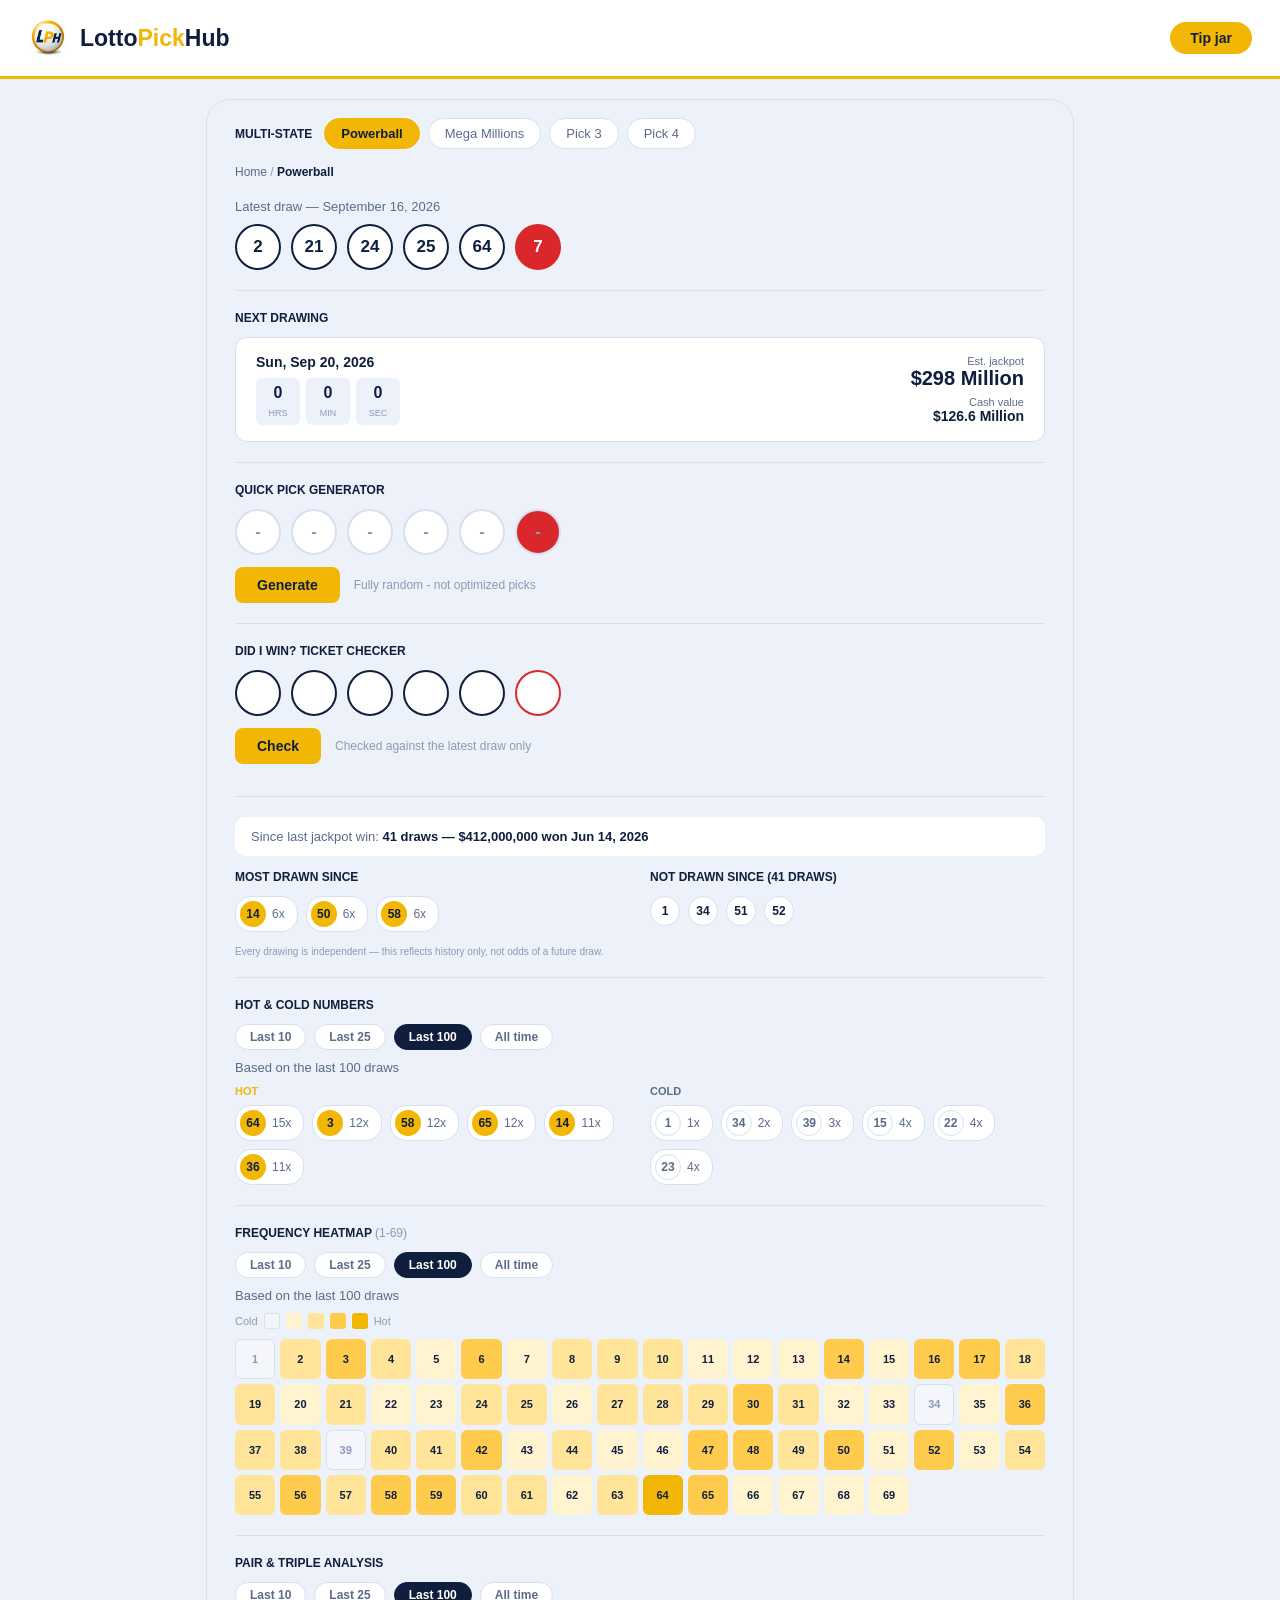
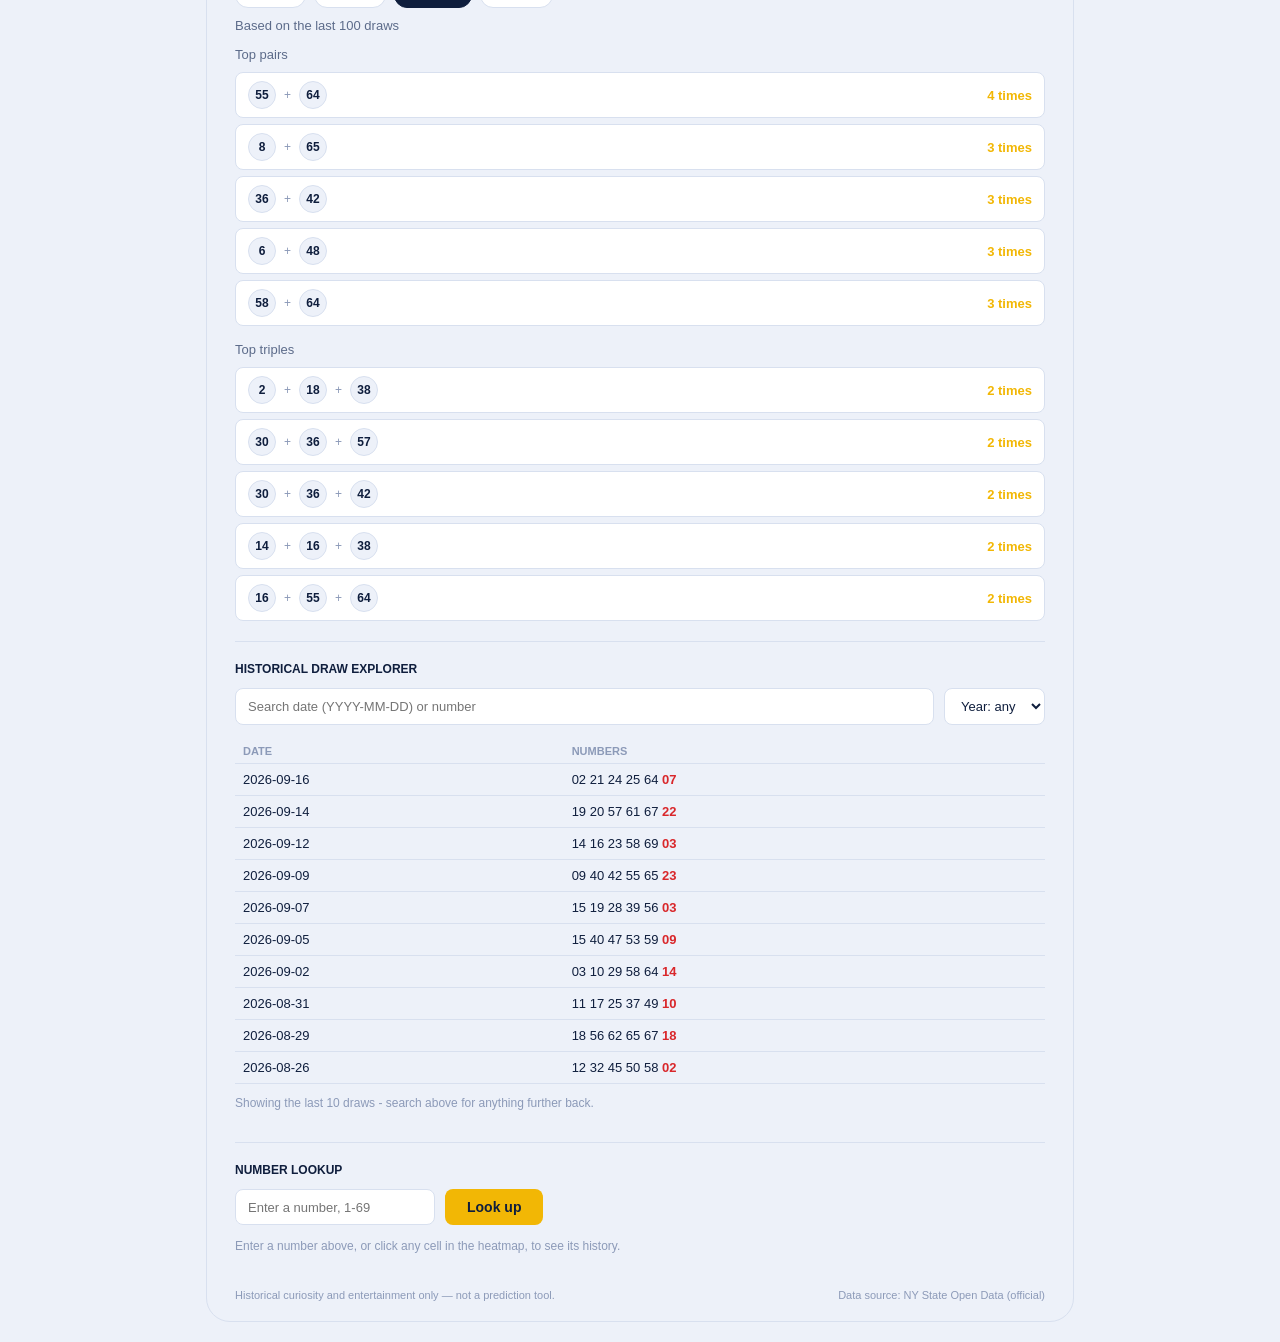
<file: powerball/index.html>
<!DOCTYPE html>
<html lang="en">
<head>
  <!-- Google tag (gtag.js) -->
<script async src="https://www.googletagmanager.com/gtag/js?id=G-FP60XF0554"></script>
<script>
  window.dataLayer = window.dataLayer || [];
  function gtag(){dataLayer.push(arguments);}
  gtag('js', new Date());
  gtag('config', 'G-FP60XF0554');
</script>
<meta charset="UTF-8">
<meta name="viewport" content="width=device-width, initial-scale=1.0">
<title>Powerball Winning Numbers, Quick Pick &amp; Ticket Checker | LottoPickHub</title>
<meta name="description" content="Latest Powerball winning numbers, a free quick pick generator, ticket checker, and historical draw stats — updated daily.">
<link rel="canonical" href="https://lottopickhub.com/powerball/">
<link rel="icon" type="image/png" href="/assets/lottopickhub-icon.png">

<!-- Open Graph / social share preview -->
<meta property="og:type" content="website">
<meta property="og:site_name" content="LottoPickHub">
<meta property="og:title" content="Powerball Winning Numbers, Quick Pick & Ticket Checker | LottoPickHub">
<meta property="og:description" content="Latest Powerball winning numbers, a free quick pick generator, ticket checker, and historical draw stats — updated daily.">
<meta property="og:url" content="https://lottopickhub.com/powerball/">
<meta property="og:image" content="https://lottopickhub.com/assets/og-share.png">
<meta property="og:image:width" content="1200">
<meta property="og:image:height" content="630">
<meta property="og:image:alt" content="LottoPickHub — Powerball results, quick picks & historical stats">

<!-- Twitter/X card -->
<meta name="twitter:card" content="summary_large_image">
<meta name="twitter:title" content="Powerball Winning Numbers, Quick Pick & Ticket Checker | LottoPickHub">
<meta name="twitter:description" content="Latest Powerball winning numbers, a free quick pick generator, ticket checker, and historical draw stats — updated daily.">
<meta name="twitter:image" content="https://lottopickhub.com/assets/og-share.png">

<link rel="stylesheet" href="/assets/style.css">
</head>
<body>
<div id="site-header"></div>
<div class="page-shell">
<div class="card">
  <div class="game-pills">
    <span class="game-pills-label">Multi-state</span>
    <a href="/powerball/" class="game-pill active">Powerball</a>
    <a href="/megamillions/" class="game-pill" >Mega Millions</a>
    <a href="/pick3/" class="game-pill">Pick 3</a>
    <a href="/pick4/" class="game-pill">Pick 4</a>
  </div>
  <div class="breadcrumb"><a href="/">Home</a> / <span class="current">Powerball</span></div>
  <div class="section">
    <p class="section-sub" id="draw-date">Latest draw</p>
    <div class="ball-row" id="latest-draw-balls"></div>
  </div>
  <div class="section-divider"></div>
  <div class="section">
    <p class="section-label">Next drawing</p>
    <div class="next-drawing-card" id="next-drawing-card">
      <div>
        <p class="next-drawing-date" id="next-drawing-date">—</p>
        <div class="countdown-row" id="countdown-row">
          <div class="countdown-box"><span class="num" id="countdown-hours">—</span><span class="unit">hrs</span></div>
          <div class="countdown-box"><span class="num" id="countdown-minutes">—</span><span class="unit">min</span></div>
          <div class="countdown-box"><span class="num" id="countdown-seconds">—</span><span class="unit">sec</span></div>
        </div>
      </div>
      <div class="next-drawing-money">
        <p class="label">Est. jackpot</p>
        <p class="amount" id="next-jackpot-amount">—</p>
        <p class="label">Cash value</p>
        <p class="amount cash" id="next-cash-value">—</p>
      </div>
    </div>
    <div id="double-play-wrap" style="margin-top:14px; display:none;">
      <p class="section-label" style="margin-bottom:8px;">Double play</p>
      <div class="ball-row" id="double-play-balls"></div>
    </div>
  </div>
  <div class="section-divider"></div>
  <div class="section">
    <p class="section-label">Quick pick generator</p>
    <div class="ball-row" id="quick-pick-balls" style="margin-bottom:12px;"></div>
    <div class="quick-pick-actions">
      <button class="btn-gold" id="quick-pick-btn">Generate</button>
      <span class="fine-print">Fully random - not optimized picks</span>
    </div>
  </div>
  <div class="section-divider"></div>
  <div class="section">
    <p class="section-label">Did I win? Ticket checker</p>
    <div class="checker-ball-row" id="checker-ball-row"></div>
    <div class="quick-pick-actions">
      <button class="btn-gold" id="checker-btn">Check</button>
      <span class="fine-print">Checked against the latest draw only</span>
    </div>
    <div class="checker-result" id="checker-result"></div>
  </div>
  <div class="section-divider"></div>
  <div class="section" id="stats-section"></div>
  <div class="section-divider"></div>
  <div class="section" id="hotcold-section"></div>
  <div class="section-divider"></div>
  <div class="section" id="heatmap-section"></div>
  <div class="section-divider"></div>
  <div class="section" id="pairs-section"></div>
  <div class="section-divider"></div>
  <div class="section" id="explorer-section"></div>
  <div class="section-divider"></div>
  <div class="section" id="lookup-section"></div>
  <div class="footer-strip">
    <span>Historical curiosity and entertainment only — not a prediction tool.</span>
    <span>Data source: NY State Open Data (official)</span>
  </div>
</div>
</div>
<script src="/assets/site.js"></script>
<script src="/assets/lottery-stats.js"></script>
<script src="/assets/donate.js"></script>
<script src="/assets/header.js"></script>
<script>
async function init() {
  const data = await fetchPowerballData();
  renderLatestDraw('latest-draw-balls', 'draw-date', data);
  initQuickPick('quick-pick-balls', 'quick-pick-btn', data);
  initTicketChecker('checker-ball-row', 'checker-btn', 'checker-result', data);
  renderStats('stats-section', data);
}
init().catch(err => {
  console.error(err);
  document.getElementById('latest-draw-balls').textContent = 'Could not load results.';
});

initLotteryStats({
  hotcold: 'hotcold-section',
  heatmap: 'heatmap-section',
  pairs: 'pairs-section',
  explorer: 'explorer-section',
  lookup: 'lookup-section',
}, '/data/powerball-history.json', 'Powerball').catch(err => {
  console.error(err);
  document.getElementById('hotcold-section').textContent = 'Could not load historical stats.';
});

let nextDrawingTargetDate = null;

function updateCountdown() {
  if (!nextDrawingTargetDate) return;
  const now = new Date();
  const diffMs = nextDrawingTargetDate - now;
  if (diffMs <= 0) {
    document.getElementById('countdown-hours').textContent = '0';
    document.getElementById('countdown-minutes').textContent = '0';
    document.getElementById('countdown-seconds').textContent = '0';
    return;
  }
  const hours = Math.floor(diffMs / (1000 * 60 * 60));
  const minutes = Math.floor((diffMs % (1000 * 60 * 60)) / (1000 * 60));
  const seconds = Math.floor((diffMs % (1000 * 60)) / 1000);
  document.getElementById('countdown-hours').textContent = hours;
  document.getElementById('countdown-minutes').textContent = minutes;
  document.getElementById('countdown-seconds').textContent = seconds;
}

fetch('/data/powerball-jackpot.json')
  .then(res => res.json())
  .then(data => {
    if (data.jackpot) document.getElementById('next-jackpot-amount').textContent = data.jackpot;
    if (data.cash_value) document.getElementById('next-cash-value').textContent = data.cash_value;

    if (data.next_drawing_date) {
      // Powerball draws at 10:59pm ET. Using EDT (-04:00) since it's
      // correct for most of the year (Mar-Nov); during EST months
      // (Nov-Mar) this countdown will run about an hour fast. Same
      // DST tradeoff as the cron scheduling elsewhere in this project -
      // fine for a countdown display, not something to over-engineer.
      const d = new Date(data.next_drawing_date + 'T22:59:00-04:00');
      document.getElementById('next-drawing-date').textContent = d.toLocaleDateString('en-US', {
        weekday: 'short', month: 'short', day: 'numeric', year: 'numeric'
      });
      nextDrawingTargetDate = d;
      updateCountdown();
      setInterval(updateCountdown, 1000);
    }

    if (data.double_play && data.double_play.white_balls) {
      const wrap = document.getElementById('double-play-wrap');
      const row = document.getElementById('double-play-balls');
      row.innerHTML = data.double_play.white_balls.map(n =>
        `<div class="ball small">${n}</div>`
      ).join('') + `<div class="ball small special">${data.double_play.powerball}</div>`;
      wrap.style.display = 'block';
    }
  })
  .catch(err => {
    console.error(err);
    document.getElementById('next-drawing-card').innerHTML =
      '<span class="fine-print">Next drawing info unavailable right now.</span>';
  });
</script>
</body>
</html>
</file>
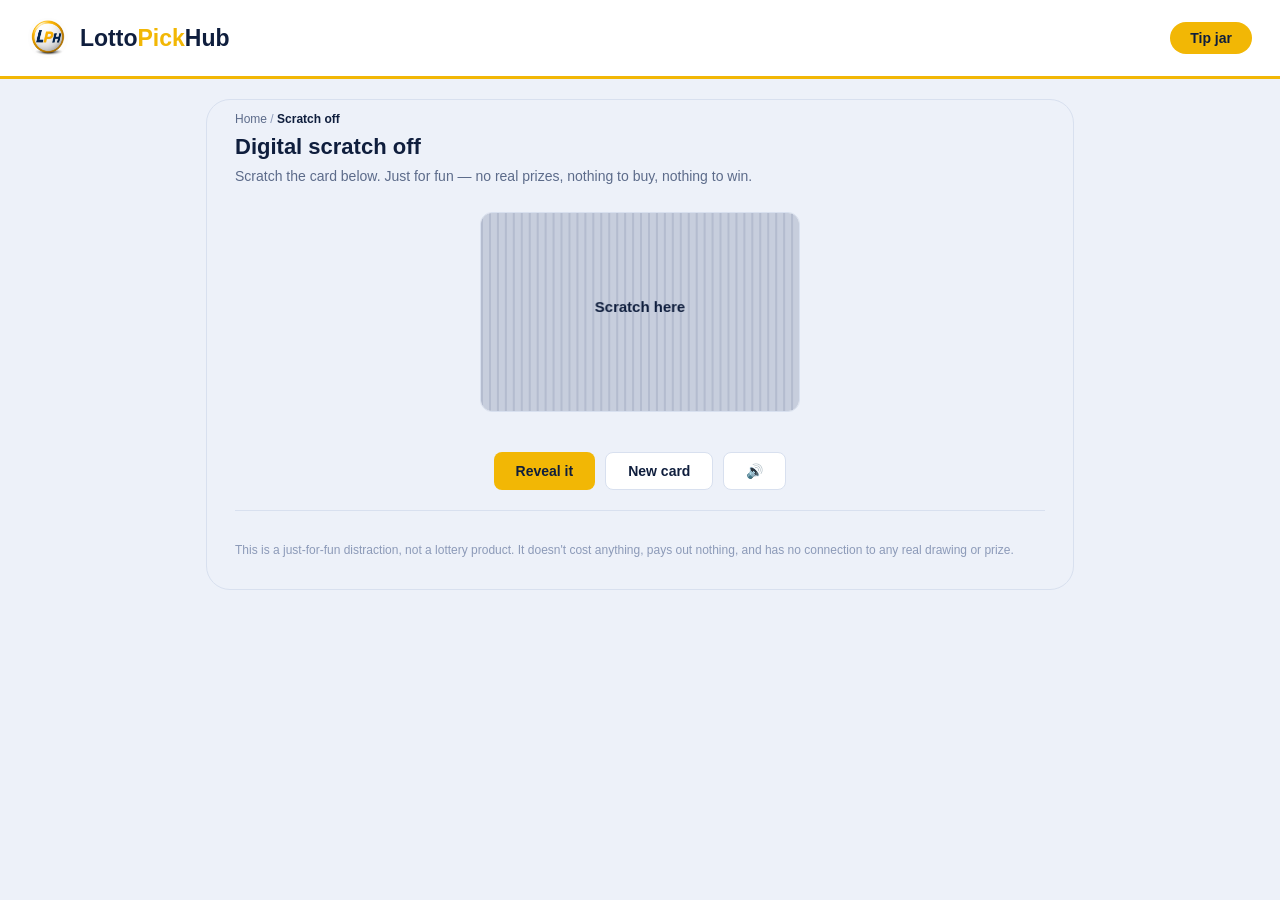
<file: scratch/index.html>
<!DOCTYPE html>
<html lang="en">
<head>
  <!-- Google tag (gtag.js) -->
<script async src="https://www.googletagmanager.com/gtag/js?id=G-FP60XF0554"></script>
<script>
  window.dataLayer = window.dataLayer || [];
  function gtag(){dataLayer.push(arguments);}
  gtag('js', new Date());
  gtag('config', 'G-FP60XF0554');
</script>
<meta charset="UTF-8">
<meta name="viewport" content="width=device-width, initial-scale=1.0">
<title>Scratch Off | LottoPickHub</title>
<meta name="description" content="A free digital scratch-off, just for fun. No real prizes, no purchase, nothing to win — just a quick distraction.">
<link rel="canonical" href="https://lottopickhub.com/scratch/">
<link rel="icon" type="image/png" href="/assets/lottopickhub-icon.png">
<link rel="stylesheet" href="/assets/style.css">
</head>
<body>
<div id="site-header"></div>
<div class="page-shell">
<div class="card">

  <div class="breadcrumb"><a href="/">Home</a> / <span class="current">Scratch off</span></div>

  <div class="hero">
    <h1>Digital scratch off</h1>
    <p>Scratch the card below. Just for fun — no real prizes, nothing to buy, nothing to win.</p>
  </div>

  <div class="section" style="display:flex; justify-content:center;">
    <div class="scratch-card-wrap">
      <div class="scratch-prize" id="scratch-prize">
        <span class="scratch-prize-emoji" id="scratch-prize-emoji">🍀</span>
        <span class="scratch-prize-text" id="scratch-prize-text">Lucky vibes only</span>
      </div>
      <canvas class="scratch-canvas" id="scratch-canvas" width="320" height="200"></canvas>
    </div>
  </div>

  <div class="section" style="display:flex; justify-content:center; gap:10px; flex-wrap:wrap;">
    <button class="btn-gold" id="scratch-reveal-btn">Reveal it</button>
    <button class="btn-gold" id="scratch-new-btn" style="background:var(--white); border:1px solid var(--panel-border); color:var(--navy);">New card</button>
    <button class="btn-gold" id="scratch-mute-btn" style="background:var(--white); border:1px solid var(--panel-border); color:var(--navy);" aria-label="Mute scratch sound">🔊</button>
  </div>

  <div class="section-divider"></div>

  <div class="section">
    <p class="fine-print">This is a just-for-fun distraction, not a lottery product. It doesn't cost anything, pays out nothing, and has no connection to any real drawing or prize.</p>
  </div>

</div>
</div>
<script src="/assets/site.js"></script>
<script src="/assets/donate.js"></script>
<script src="/assets/header.js"></script>
<script>
const SCRATCH_PRIZES = [
  { emoji: '🍀', text: 'Lucky vibes only' },
  { emoji: '🎉', text: 'Bragging rights, redeemable in your heart' },
  { emoji: '☕', text: 'A free imaginary coffee' },
  { emoji: '🌟', text: 'Five stars, no notes' },
  { emoji: '🐸', text: 'A genuinely excellent frog' },
  { emoji: '🎈', text: 'One (1) good vibe' },
  { emoji: '🍩', text: 'A donut, but not really' },
  { emoji: '🏆', text: 'Champion of scratching things' },
  { emoji: '🧦', text: 'A single, mismatched sock' },
  { emoji: '🌈', text: 'Somewhere over it, apparently' },
  { emoji: '🎲', text: 'Try again, no charge' },
  { emoji: '🦆', text: 'A duck. No further explanation' },
  { emoji: '🗽', text: 'A trip to New York, imaginary' },
  { emoji: '🗼', text: 'Tokyo, sort of, not really' },
  { emoji: '🎡', text: 'One ride, no line, not real' },
  { emoji: '🏔️', text: 'A mountain. You climbed it mentally' },
  { emoji: '🌉', text: 'A bridge to nowhere in particular' },
  { emoji: '🏛️', text: 'Ancient wisdom, zero value' },
  { emoji: '🕌', text: 'A very nice building, far away' },
  { emoji: '🏰', text: 'A castle. You are now royalty, briefly' },
];

let scratchCtx = null;
let scratchDrawing = false;
let scratchRevealed = false;

// Real recorded/generated clip, played as a loop for the duration of
// each scratch motion rather than retriggered per tick - a loop
// tracks a continuous dragging motion much more naturally than
// restarting a clip every few milliseconds. Muted by default the
// first time, since autoplaying sound before any interaction is bad
// practice - it only ever plays after a real pointerdown, and the
// mute state is remembered across visits.
let scratchAudio = null;
let scratchMuted = localStorage.getItem('scratchMuted') === 'true';

function ensureAudio() {
  if (scratchAudio) return;
  scratchAudio = new Audio('/assets/scratch-sound.ogg');
  scratchAudio.loop = true;
  scratchAudio.volume = 0.5;
}

function startScratchSound() {
  if (scratchMuted || !scratchAudio) return;
  scratchAudio.currentTime = 0;
  scratchAudio.play().catch(() => {});
}

function stopScratchSound() {
  if (!scratchAudio) return;
  scratchAudio.pause();
}

function randomPrize() {
  return SCRATCH_PRIZES[Math.floor(Math.random() * SCRATCH_PRIZES.length)];
}

function paintFoil(canvas, ctx) {
  ctx.globalCompositeOperation = 'source-over';
  ctx.fillStyle = '#C7CEDD';
  ctx.fillRect(0, 0, canvas.width, canvas.height);
  ctx.fillStyle = '#B4BCCF';
  for (let i = 0; i < canvas.width; i += 8) {
    ctx.fillRect(i, 0, 2, canvas.height);
  }
  ctx.fillStyle = '#0F1E3D';
  ctx.font = '600 15px -apple-system, sans-serif';
  ctx.textAlign = 'center';
  ctx.fillText('Scratch here', canvas.width / 2, canvas.height / 2);
}

function setNewCard() {
  scratchRevealed = false;
  const prize = randomPrize();
  document.getElementById('scratch-prize-emoji').textContent = prize.emoji;
  document.getElementById('scratch-prize-text').textContent = prize.text;

  const canvas = document.getElementById('scratch-canvas');
  // Kill any in-progress fade left over from revealCard() before
  // resetting opacity - otherwise a "New card" click during the fade
  // makes the canvas fade back IN instead of snapping solid, briefly
  // showing the new prize through the still-transparent canvas.
  canvas.style.transition = 'none';
  canvas.style.opacity = '1';
  canvas.style.pointerEvents = 'auto';
  scratchCtx = canvas.getContext('2d');
  paintFoil(canvas, scratchCtx);
}

function scratchAt(canvas, ctx, x, y) {
  ctx.globalCompositeOperation = 'destination-out';
  ctx.beginPath();
  ctx.arc(x, y, 18, 0, Math.PI * 2);
  ctx.fill();
}

function scratchedPercent(canvas, ctx) {
  const data = ctx.getImageData(0, 0, canvas.width, canvas.height).data;
  let cleared = 0;
  for (let i = 3; i < data.length; i += 4 * 20) {
    if (data[i] === 0) cleared++;
  }
  return cleared / (data.length / (4 * 20));
}

function checkAutoReveal(canvas, ctx) {
  if (scratchRevealed) return;
  if (scratchedPercent(canvas, ctx) > 0.55) {
    revealCard();
  }
}

function revealCard() {
  if (scratchRevealed) return;
  scratchRevealed = true;
  const canvas = document.getElementById('scratch-canvas');
  canvas.style.transition = 'opacity 0.3s';
  canvas.style.opacity = '0';
  canvas.style.pointerEvents = 'none';
}

function pointerPos(canvas, evt) {
  const rect = canvas.getBoundingClientRect();
  const scaleX = canvas.width / rect.width;
  const scaleY = canvas.height / rect.height;
  return { x: (evt.clientX - rect.left) * scaleX, y: (evt.clientY - rect.top) * scaleY };
}

function initScratchCard() {
  const canvas = document.getElementById('scratch-canvas');

  canvas.addEventListener('pointerdown', e => {
    ensureAudio();
    scratchDrawing = true;
    const p = pointerPos(canvas, e);
    scratchAt(canvas, scratchCtx, p.x, p.y);
    startScratchSound();
  });
  canvas.addEventListener('pointermove', e => {
    if (!scratchDrawing) return;
    const p = pointerPos(canvas, e);
    scratchAt(canvas, scratchCtx, p.x, p.y);
    checkAutoReveal(canvas, scratchCtx);
  });
  window.addEventListener('pointerup', () => {
    scratchDrawing = false;
    stopScratchSound();
  });

  document.getElementById('scratch-reveal-btn').addEventListener('click', revealCard);
  document.getElementById('scratch-new-btn').addEventListener('click', setNewCard);

  const muteBtn = document.getElementById('scratch-mute-btn');
  if (muteBtn) {
    muteBtn.textContent = scratchMuted ? '🔇' : '🔊';
    muteBtn.addEventListener('click', () => {
      scratchMuted = !scratchMuted;
      localStorage.setItem('scratchMuted', String(scratchMuted));
      muteBtn.textContent = scratchMuted ? '🔇' : '🔊';
    });
  }

  setNewCard();
}

initScratchCard();
</script>
</body>
</html>
</file>
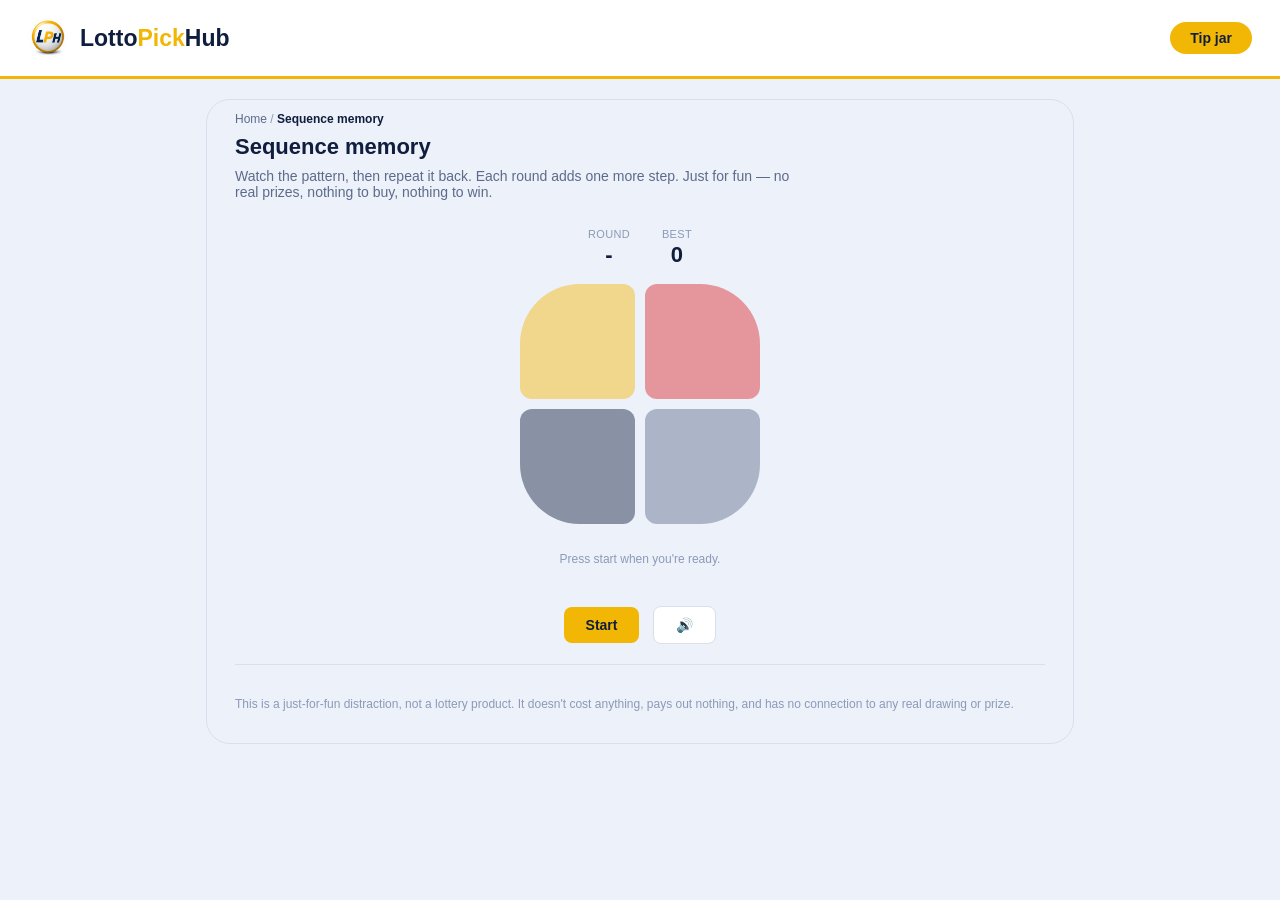
<file: sequence/index.html>
<!DOCTYPE html>
<html lang="en">
<head>
  <!-- Google tag (gtag.js) -->
<script async src="https://www.googletagmanager.com/gtag/js?id=G-FP60XF0554"></script>
<script>
  window.dataLayer = window.dataLayer || [];
  function gtag(){dataLayer.push(arguments);}
  gtag('js', new Date());
  gtag('config', 'G-FP60XF0554');
</script>
<meta charset="UTF-8">
<meta name="viewport" content="width=device-width, initial-scale=1.0">
<title>Sequence Memory Game | LottoPickHub</title>
<meta name="description" content="A free Simon-style sequence memory game. Just for fun, no real prizes, nothing to buy — a quick break between checking your numbers.">
<link rel="canonical" href="https://lottopickhub.com/sequence/">
<link rel="icon" type="image/png" href="/assets/lottopickhub-icon.png">
<link rel="stylesheet" href="/assets/style.css">
</head>
<body>
<div id="site-header"></div>
<div class="page-shell">
<div class="card">

  <div class="breadcrumb"><a href="/">Home</a> / <span class="current">Sequence memory</span></div>

  <div class="hero">
    <h1>Sequence memory</h1>
    <p>Watch the pattern, then repeat it back. Each round adds one more step. Just for fun — no real prizes, nothing to buy, nothing to win.</p>
  </div>

  <div class="section" style="display:flex; flex-direction:column; align-items:center; gap:16px;">
    <div class="seq-scoreboard">
      <div><p class="seq-scoreboard-label">Round</p><p class="seq-scoreboard-value" id="seq-round">-</p></div>
      <div><p class="seq-scoreboard-label">Best</p><p class="seq-scoreboard-value" id="seq-best">0</p></div>
    </div>

    <div class="seq-board" id="seq-board">
      <button class="seq-tile seq-tile-0" data-tile="0" aria-label="Tile 1"></button>
      <button class="seq-tile seq-tile-1" data-tile="1" aria-label="Tile 2"></button>
      <button class="seq-tile seq-tile-2" data-tile="2" aria-label="Tile 3"></button>
      <button class="seq-tile seq-tile-3" data-tile="3" aria-label="Tile 4"></button>
    </div>

    <p class="fine-print" id="seq-status">Press start when you're ready.</p>
    <div class="quick-pick-actions">
      <button class="btn-gold" id="seq-start-btn">Start</button>
      <button class="btn-gold" id="seq-mute-btn" style="background:var(--white); border:1px solid var(--panel-border); color:var(--navy);" aria-label="Mute sound">🔊</button>
    </div>
  </div>

  <div class="section-divider"></div>

  <div class="section">
    <p class="fine-print">This is a just-for-fun distraction, not a lottery product. It doesn't cost anything, pays out nothing, and has no connection to any real drawing or prize.</p>
  </div>

</div>
</div>
<script src="/assets/site.js"></script>
<script src="/assets/donate.js"></script>
<script src="/assets/header.js"></script>
<script>
(function () {
  const BEST_KEY = 'lph_sequence_best';
  const MUTED_KEY = 'lph_sequence_muted';
  const tiles = [...document.querySelectorAll('.seq-tile')];
  const statusEl = document.getElementById('seq-status');
  const roundEl = document.getElementById('seq-round');
  const bestEl = document.getElementById('seq-best');
  const startBtn = document.getElementById('seq-start-btn');
  const muteBtn = document.getElementById('seq-mute-btn');

  let sequence = [];
  let userStep = 0;
  let accepting = false;
  let muted = localStorage.getItem(MUTED_KEY) === 'true';

  // Bumped every time a new game starts (or a game ends on a wrong
  // guess). Any async work in flight from a PREVIOUS game/round - a
  // pending setTimeout, an in-progress playSequence loop - captures
  // the epoch it belongs to and checks it's still current before
  // touching shared state. Without this, starting a new game while
  // an old round's timers were still resolving could interleave two
  // "games" at once and leave the board stuck - this is what was
  // behind the reset not working.
  let gameEpoch = 0;

  function loadBest() {
    const v = Number(localStorage.getItem(BEST_KEY) || '0');
    bestEl.textContent = v;
    return v;
  }
  let best = loadBest();

  // Tones are generated with the Web Audio API rather than audio files -
  // one distinct pitch per tile (a rising arpeggio, same trick the
  // original Simon toy used), plus a low buzz for a wrong guess. The
  // AudioContext is created lazily on the first Start click, since
  // browsers block audio from starting before any user interaction.
  const TILE_FREQUENCIES = [261.63, 329.63, 392.0, 523.25]; // C4, E4, G4, C5
  let audioCtx = null;

  function ensureAudioCtx() {
    if (!audioCtx) {
      const AC = window.AudioContext || window.webkitAudioContext;
      if (AC) {
        try {
          audioCtx = new AC();
        } catch (e) {
          console.warn('Sequence game: AudioContext unavailable', e);
        }
      }
    }
    if (audioCtx && audioCtx.state === 'suspended') {
      audioCtx.resume().catch((e) => console.warn('Sequence game: could not resume audio', e));
    }
    return audioCtx;
  }

  function playTone(frequency, durationMs) {
    if (muted) return;
    const ctx = ensureAudioCtx();
    if (!ctx) return;
    try {
      const osc = ctx.createOscillator();
      const gain = ctx.createGain();
      osc.type = 'sine';
      osc.frequency.value = frequency;
      osc.connect(gain);
      gain.connect(ctx.destination);

      const now = ctx.currentTime;
      const seconds = durationMs / 1000;
      gain.gain.setValueAtTime(0, now);
      gain.gain.linearRampToValueAtTime(0.35, now + 0.02);
      gain.gain.exponentialRampToValueAtTime(0.0001, now + seconds);

      osc.start(now);
      osc.stop(now + seconds);
    } catch (e) {
      console.warn('Sequence game: tone playback failed', e);
    }
  }

  function playErrorTone() {
    if (muted) return;
    const ctx = ensureAudioCtx();
    if (!ctx) return;
    try {
      const osc = ctx.createOscillator();
      const gain = ctx.createGain();
      osc.type = 'sawtooth';
      osc.frequency.value = 110; // low buzz, distinct from the tile tones
      osc.connect(gain);
      gain.connect(ctx.destination);

      const now = ctx.currentTime;
      gain.gain.setValueAtTime(0.35, now);
      gain.gain.exponentialRampToValueAtTime(0.0001, now + 0.4);

      osc.start(now);
      osc.stop(now + 0.4);
    } catch (e) {
      console.warn('Sequence game: error tone failed', e);
    }
  }

  function flashTile(index, duration) {
    return new Promise((resolve) => {
      const tile = tiles[index];
      tile.classList.add('active');
      playTone(TILE_FREQUENCIES[index], Math.min(duration, 350));
      setTimeout(() => {
        tile.classList.remove('active');
        setTimeout(resolve, 150);
      }, duration);
    });
  }

  async function playSequence(epoch) {
    accepting = false;
    statusEl.textContent = 'Watch closely...';
    await new Promise((r) => setTimeout(r, 500));
    if (epoch !== gameEpoch) return; // a new game started while we waited

    const speed = Math.max(280, 550 - sequence.length * 15);
    for (const step of sequence) {
      if (epoch !== gameEpoch) return;
      await flashTile(step, speed);
    }
    if (epoch !== gameEpoch) return;

    accepting = true;
    userStep = 0;
    statusEl.textContent = 'Your turn - repeat the pattern.';
  }

  function nextRound() {
    sequence.push(Math.floor(Math.random() * 4));
    roundEl.textContent = sequence.length;
    playSequence(gameEpoch);
  }

  function resetBoard() {
    tiles.forEach((t) => t.classList.remove('active'));
  }

  function gameOver() {
    gameEpoch += 1; // invalidate any timers still pending from this round
    accepting = false;
    playErrorTone();
    const score = sequence.length - 1;
    if (score > best) {
      best = score;
      localStorage.setItem(BEST_KEY, String(best));
      bestEl.textContent = best;
      statusEl.textContent = `New best! You got to round ${score}.`;
    } else {
      statusEl.textContent = `Round ${score} - want another go?`;
    }
    startBtn.textContent = 'Try again';
    startBtn.style.display = 'inline-block';
    roundEl.textContent = '-';
  }

  tiles.forEach((tile) => {
    tile.addEventListener('click', () => {
      if (!accepting) return;
      const idx = Number(tile.dataset.tile);
      flashTile(idx, 200);
      if (idx === sequence[userStep]) {
        userStep += 1;
        if (userStep === sequence.length) {
          accepting = false;
          statusEl.textContent = 'Nice! Next round...';
          const epoch = gameEpoch;
          setTimeout(() => {
            if (epoch === gameEpoch) nextRound();
          }, 700);
        }
      } else {
        gameOver();
      }
    });
  });

  startBtn.addEventListener('click', () => {
    ensureAudioCtx(); // unlock audio here, on a direct user gesture
    gameEpoch += 1;   // fresh game - invalidates anything left over
    resetBoard();
    sequence = [];
    userStep = 0;
    accepting = false;
    startBtn.style.display = 'none';
    nextRound();
  });

  muteBtn.textContent = muted ? '🔇' : '🔊';
  muteBtn.addEventListener('click', () => {
    muted = !muted;
    localStorage.setItem(MUTED_KEY, String(muted));
    muteBtn.textContent = muted ? '🔇' : '🔊';
  });
})();
</script>
</body>
</html>
</file>
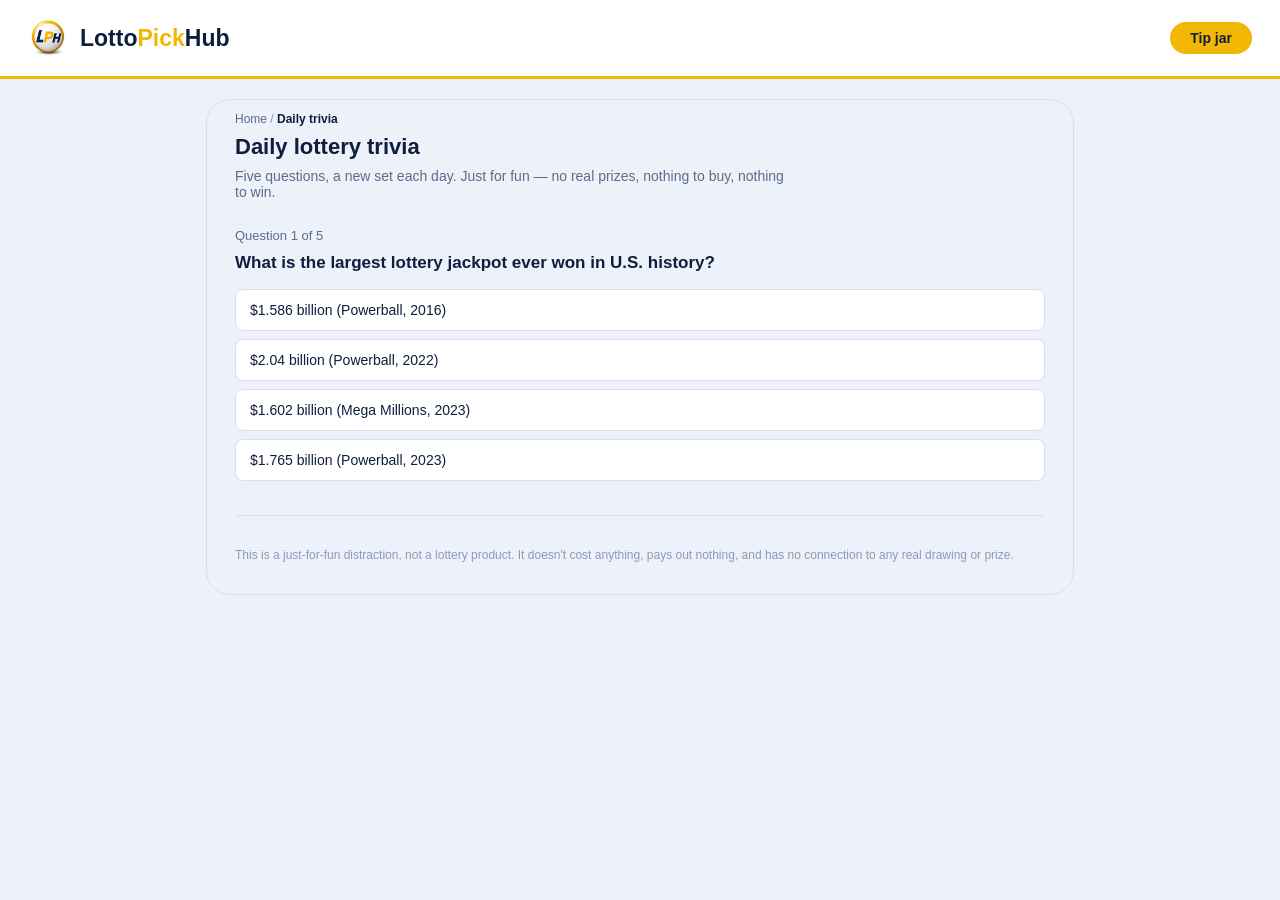
<file: trivia/index.html>
<!DOCTYPE html>
<html lang="en">
<head>
  <!-- Google tag (gtag.js) -->
<script async src="https://www.googletagmanager.com/gtag/js?id=G-FP60XF0554"></script>
<script>
  window.dataLayer = window.dataLayer || [];
  function gtag(){dataLayer.push(arguments);}
  gtag('js', new Date());
  gtag('config', 'G-FP60XF0554');
</script>
<meta charset="UTF-8">
<meta name="viewport" content="width=device-width, initial-scale=1.0">
<title>Daily Lottery Trivia | LottoPickHub</title>
<meta name="description" content="A free 5-question daily trivia quiz about lottery history and facts. New questions every day. Just for fun, nothing to buy or win.">
<link rel="canonical" href="https://lottopickhub.com/trivia/">
<link rel="icon" type="image/png" href="/assets/lottopickhub-icon.png">
<link rel="stylesheet" href="/assets/style.css">
</head>
<body>
<div id="site-header"></div>
<div class="page-shell">
<div class="card">

  <div class="breadcrumb"><a href="/">Home</a> / <span class="current">Daily trivia</span></div>

  <div class="hero">
    <h1>Daily lottery trivia</h1>
    <p>Five questions, a new set each day. Just for fun — no real prizes, nothing to buy, nothing to win.</p>
  </div>

  <div class="section" id="trivia-loading">
    <p class="fine-print">Loading today's questions...</p>
  </div>

  <div class="section" id="trivia-game" style="display:none;">
    <p class="section-sub" id="trivia-progress">Question 1 of 5</p>
    <p class="trivia-question" id="trivia-question"></p>
    <div id="trivia-options"></div>
    <div class="trivia-explain" id="trivia-explain" style="display:none;"></div>
    <div class="quick-pick-actions" style="margin-top:14px;">
      <button class="btn-gold" id="trivia-next-btn" style="display:none;">Next question</button>
    </div>
  </div>

  <div class="section" id="trivia-done" style="display:none; text-align:center;">
    <p class="section-label" style="margin-bottom:4px;">Today's result</p>
    <p class="trivia-score" id="trivia-score">0 / 5</p>
    <p class="fine-print">Come back tomorrow for a new set of questions.</p>
  </div>

  <div class="section-divider"></div>

  <div class="section">
    <p class="fine-print">This is a just-for-fun distraction, not a lottery product. It doesn't cost anything, pays out nothing, and has no connection to any real drawing or prize.</p>
  </div>

</div>
</div>
<script src="/assets/site.js"></script>
<script src="/assets/donate.js"></script>
<script src="/assets/header.js"></script>
<script>
(function () {
  const QUESTIONS_PER_DAY = 5;

  // Deterministic PRNG (mulberry32) seeded by day-of-year so everyone
  // sees the same 5 questions on a given day, and the set rotates daily
  // - no backend needed, works fine on static GitHub Pages hosting.
  function mulberry32(seed) {
    return function () {
      seed |= 0; seed = (seed + 0x6D2B79F5) | 0;
      let t = Math.imul(seed ^ (seed >>> 15), 1 | seed);
      t = (t + Math.imul(t ^ (t >>> 7), 61 | t)) ^ t;
      return ((t ^ (t >>> 14)) >>> 0) / 4294967296;
    };
  }

  function dayOfYearSeed() {
    const now = new Date();
    const start = new Date(now.getFullYear(), 0, 0);
    const diff = now - start;
    const dayOfYear = Math.floor(diff / 86400000);
    return now.getFullYear() * 1000 + dayOfYear;
  }

  function pickDailyQuestions(pool) {
    const rand = mulberry32(dayOfYearSeed());
    const shuffled = [...pool];
    for (let i = shuffled.length - 1; i > 0; i--) {
      const j = Math.floor(rand() * (i + 1));
      [shuffled[i], shuffled[j]] = [shuffled[j], shuffled[i]];
    }
    return shuffled.slice(0, Math.min(QUESTIONS_PER_DAY, shuffled.length));
  }

  let questions = [];
  let current = 0;
  let correctCount = 0;
  let answered = false;

  const loadingEl = document.getElementById('trivia-loading');
  const gameEl = document.getElementById('trivia-game');
  const doneEl = document.getElementById('trivia-done');
  const progressEl = document.getElementById('trivia-progress');
  const questionEl = document.getElementById('trivia-question');
  const optionsEl = document.getElementById('trivia-options');
  const explainEl = document.getElementById('trivia-explain');
  const nextBtn = document.getElementById('trivia-next-btn');
  const scoreEl = document.getElementById('trivia-score');

  function renderQuestion() {
    answered = false;
    const q = questions[current];
    progressEl.textContent = `Question ${current + 1} of ${questions.length}`;
    questionEl.textContent = q.q;
    explainEl.style.display = 'none';
    nextBtn.style.display = 'none';
    optionsEl.innerHTML = '';

    q.options.forEach((opt, i) => {
      const btn = document.createElement('button');
      btn.className = 'trivia-option';
      btn.type = 'button';
      btn.textContent = opt;
      btn.addEventListener('click', () => selectOption(i, btn));
      optionsEl.appendChild(btn);
    });
  }

  function selectOption(i, btn) {
    if (answered) return;
    answered = true;
    const q = questions[current];
    const optionButtons = [...optionsEl.querySelectorAll('.trivia-option')];

    optionButtons.forEach((b, idx) => {
      b.disabled = true;
      if (idx === q.correct) b.classList.add('correct');
      else if (idx === i) b.classList.add('incorrect');
    });

    if (i === q.correct) correctCount += 1;

    explainEl.textContent = q.explain;
    explainEl.style.display = 'block';
    nextBtn.textContent = current + 1 < questions.length ? 'Next question' : 'See result';
    nextBtn.style.display = 'inline-block';
  }

  nextBtn.addEventListener('click', () => {
    current += 1;
    if (current < questions.length) {
      renderQuestion();
    } else {
      gameEl.style.display = 'none';
      doneEl.style.display = 'block';
      scoreEl.textContent = `${correctCount} / ${questions.length}`;
    }
  });

  fetch('/data/trivia-questions.json')
    .then((r) => r.json())
    .then((data) => {
      questions = pickDailyQuestions(data.questions || []);
      loadingEl.style.display = 'none';
      if (!questions.length) {
        gameEl.innerHTML = '<p class="fine-print">No trivia questions available right now.</p>';
        gameEl.style.display = 'block';
        return;
      }
      gameEl.style.display = 'block';
      renderQuestion();
    })
    .catch(() => {
      loadingEl.textContent = "Couldn't load today's questions - try refreshing.";
    });
})();
</script>
</body>
</html>
</file>
<file: assets/style.css>
:root {
  --navy: #0F1E3D;
  --bg: #EDF1F9;
  --panel-border: #D8E0EF;
  --gold: #F2B705;
  --red: #D9272B;
  --text-muted: #5C6B8A;
  --text-faint: #8C9AB8;
  --white: #ffffff;
  --heat-1: #F4F6FB;
  --heat-2: #FFF3D0;
  --heat-3: #FFE49A;
  --heat-4: #FFCB4D;
  --heat-5: #F2B705;
}

* { box-sizing: border-box; }

body {
  margin: 0;
  background: var(--bg);
  color: var(--navy);
  font-family: -apple-system, "Segoe UI", Arial, sans-serif;
  font-size: 15px;
}

a { color: inherit; }

.page-shell {
  max-width: 900px;
  margin: 0 auto;
  padding: 20px 16px;
}

.card {
  background: var(--bg);
  border-radius: 24px;
  overflow: hidden;
  border: 1px solid var(--panel-border);
}

/* Header */
.site-header {
  display: flex;
  justify-content: space-between;
  align-items: center;
  padding: 18px 28px;
  background: var(--white);
  flex-wrap: wrap;
  gap: 12px;
}
.brand {
  display: flex;
  align-items: center;
  gap: 12px;
  text-decoration: none;
}
.brand-icon {
  width: 40px;
  height: 40px;
  display: block;
  border-radius: 50%;
}
.brand-name {
  font-weight: 800;
  font-size: 23px;
  color: var(--navy);
}
.brand-name .accent { color: var(--gold); }

.site-nav {
  display: flex;
  gap: 30px;
  font-size: 14px;
  color: var(--text-muted);
  font-weight: 600;
}
.site-nav a { text-decoration: none; }
.site-nav a:hover { color: var(--navy); }

.tip-jar-btn {
  background: var(--gold);
  color: var(--navy);
  border: none;
  border-radius: 20px;
  padding: 8px 20px;
  font-size: 14px;
  font-weight: 700;
  cursor: pointer;
  font-family: inherit;
  white-space: nowrap;
}

.tip-wrap {
  position: relative;
}
.tip-popover {
  display: none;
  position: absolute;
  top: 130%;
  right: 0;
  background: var(--white);
  border: 1px solid var(--panel-border);
  border-radius: 8px;
  padding: 12px;
  width: 200px;
  box-shadow: 0 8px 24px rgba(0,0,0,0.15);
  z-index: 50;
}
.tip-popover.open { display: block; }
.tip-popover-label {
  font-size: 11px;
  color: var(--text-muted);
  text-transform: uppercase;
  letter-spacing: 0.5px;
  margin-bottom: 6px;
  font-weight: 700;
}
.tip-popover-text {
  font-size: 11px;
  color: var(--text-faint);
  line-height: 1.4;
  margin-bottom: 10px;
}
.tip-amounts {
  display: grid;
  grid-template-columns: repeat(3, 1fr);
  gap: 6px;
  margin-bottom: 8px;
}
.tip-amount-btn {
  display: block;
  text-align: center;
  background: var(--bg);
  border: 1px solid var(--panel-border);
  border-radius: 6px;
  padding: 8px 0;
  font-size: 13px;
  font-weight: 700;
  color: var(--navy);
  text-decoration: none;
}
.tip-amount-btn:hover {
  border-color: var(--gold);
}
.tip-custom-btn {
  display: block;
  text-align: center;
  background: none;
  border: 1px solid var(--panel-border);
  border-radius: 6px;
  padding: 8px 0;
  font-size: 12px;
  color: var(--text-muted);
  text-decoration: none;
}
.tip-custom-btn:hover {
  border-color: var(--gold);
}

.gold-rule {
  height: 3px;
  background: var(--gold);
}

/* Lottery pill selector */
.game-pills {
  padding: 18px 28px 4px;
  display: flex;
  gap: 8px;
  align-items: center;
  flex-wrap: wrap;
}
.game-pills-label {
  font-size: 12px;
  font-weight: 700;
  text-transform: uppercase;
  margin-right: 4px;
  color: var(--navy);
}
.game-pill {
  border-radius: 16px;
  padding: 7px 16px;
  font-size: 13px;
  text-decoration: none;
  background: var(--white);
  border: 1px solid var(--panel-border);
  color: var(--text-muted);
}
.game-pill.active {
  background: var(--gold);
  color: var(--navy);
  font-weight: 700;
  border-color: var(--gold);
}

/* Sections */
.section {
  padding: 20px 28px;
}
.section-divider {
  height: 1px;
  background: var(--panel-border);
  margin: 0 28px;
}
.section-label {
  color: var(--navy);
  font-size: 12px;
  font-weight: 700;
  text-transform: uppercase;
  margin: 0 0 12px;
}
.section-label .muted-suffix {
  color: var(--text-faint);
  font-weight: 400;
  text-transform: none;
}
.section-sub {
  color: var(--text-muted);
  font-size: 13px;
  margin: 0 0 10px;
}

/* Balls */
.ball-row {
  display: flex;
  gap: 10px;
  flex-wrap: wrap;
}
.ball {
  width: 46px;
  height: 46px;
  border-radius: 50%;
  background: var(--white);
  border: 2px solid var(--navy);
  color: var(--navy);
  display: flex;
  align-items: center;
  justify-content: center;
  font-weight: 800;
  font-size: 17px;
}
.ball.small {
  width: 40px;
  height: 40px;
  font-size: 15px;
}
.ball.special {
  background: var(--red);
  border-color: var(--red);
  color: var(--white);
}
.ball.placeholder {
  color: var(--text-faint);
  border-color: var(--panel-border);
}

/* Quick pick */
.quick-pick-actions {
  display: flex;
  align-items: center;
  gap: 14px;
  margin-top: 12px;
  flex-wrap: wrap;
}
.btn-gold {
  background: var(--gold);
  color: var(--navy);
  border: none;
  border-radius: 8px;
  padding: 10px 22px;
  font-size: 14px;
  font-weight: 800;
  cursor: pointer;
  font-family: inherit;
}
.btn-gold:hover { filter: brightness(1.05); }
.btn-gold:disabled { opacity: 0.6; cursor: default; }
.fine-print {
  color: var(--text-faint);
  font-size: 12px;
}

/* Ticket checker */
.checker-ball-row {
  display: flex;
  gap: 10px;
  flex-wrap: wrap;
  margin-bottom: 12px;
}
.checker-ball {
  width: 46px;
  height: 46px;
  border-radius: 50%;
  border: 2px solid var(--navy);
  background: var(--white);
  color: var(--navy);
  text-align: center;
  font-weight: 800;
  font-size: 15px;
  font-family: inherit;
  padding: 0;
}
.checker-ball:focus {
  outline: none;
  border-color: var(--gold);
}
.checker-ball-special {
  border-color: var(--red);
  color: var(--red);
}
.checker-ball-special:focus {
  border-color: var(--gold);
}
.checker-result {
  margin-top: 12px;
  font-size: 13px;
  color: var(--text-muted);
}
.checker-result strong { color: var(--navy); }

/* Since last jackpot / stats */
.jackpot-banner {
  background: var(--white);
  border-radius: 10px;
  padding: 12px 16px;
  margin-bottom: 14px;
  font-size: 13px;
}
.jackpot-banner .label { color: var(--text-muted); }
.jackpot-banner .value { color: var(--navy); font-weight: 700; }

.stats-grid {
  display: grid;
  grid-template-columns: 1fr 1fr;
  gap: 20px;
}
@media (max-width: 560px) {
  .stats-grid { grid-template-columns: 1fr; }
}

.chip-row {
  display: flex;
  flex-wrap: wrap;
  gap: 8px;
}
.count-chip {
  display: flex;
  align-items: center;
  gap: 6px;
  background: var(--white);
  border: 1px solid var(--panel-border);
  border-radius: 16px;
  padding: 4px 12px 4px 4px;
}
.count-chip .num {
  width: 26px;
  height: 26px;
  border-radius: 50%;
  background: var(--gold);
  color: var(--navy);
  display: flex;
  align-items: center;
  justify-content: center;
  font-size: 12px;
  font-weight: 800;
}
.count-chip .num.hot-num {
  background: var(--gold);
  color: var(--navy);
}
.count-chip .num.cold-num {
  background: var(--white);
  border: 1px solid var(--panel-border);
  color: var(--text-muted);
}
.count-chip .count {
  font-size: 12px;
  color: var(--text-muted);
}
.not-drawn-num {
  width: 30px;
  height: 30px;
  border-radius: 50%;
  background: var(--white);
  border: 1px solid var(--panel-border);
  color: var(--navy);
  display: flex;
  align-items: center;
  justify-content: center;
  font-size: 12px;
  font-weight: 700;
}
.stats-disclaimer {
  color: var(--text-faint);
  font-size: 10px;
  margin: 14px 0 0;
}

/* Disclaimer banner */
.info-banner {
  background: #FFF6DD;
  color: #7A5B00;
  text-align: center;
  font-size: 11px;
  padding: 7px;
}

/* Footer strip inside card */
.footer-strip {
  padding: 4px 28px 20px;
  display: flex;
  justify-content: space-between;
  color: var(--text-faint);
  font-size: 11px;
  flex-wrap: wrap;
  gap: 6px;
}

/* Homepage-specific */
.hero {
  padding: 8px 28px 4px;
}
.hero h1 {
  font-size: 22px;
  margin: 0 0 8px;
}
.hero p {
  color: var(--text-muted);
  font-size: 14px;
  margin: 0 0 4px;
  max-width: 560px;
}

.game-cards {
  display: grid;
  grid-template-columns: 1fr 1fr;
  gap: 14px;
}
@media (max-width: 560px) {
  .game-cards { grid-template-columns: 1fr; }
}
.game-card {
  background: var(--white);
  border: 1px solid var(--panel-border);
  border-radius: 10px;
  padding: 16px;
  text-decoration: none;
  color: var(--navy);
  display: block;
  position: relative;
  transition: box-shadow 0.15s, transform 0.15s;
}
.game-card h3 {
  margin: 0 0 4px;
  font-size: 15px;
}
.game-card p {
  margin: 0;
  font-size: 12px;
  color: var(--text-muted);
}
.game-card .jackpot-line {
  font-size: 13px;
}
.game-card .jackpot-line strong {
  color: var(--navy);
}
.game-card.coming-soon {
  opacity: 0.55;
  pointer-events: none;
}
.game-card .status {
  display: inline-block;
  font-size: 10px;
  font-weight: 700;
  text-transform: uppercase;
  color: var(--gold);
  margin-bottom: 6px;
}
.game-card.live {
  border: 2px solid var(--gold);
  box-shadow: 0 2px 10px rgba(242,183,5,0.25);
}
.game-card.live:hover {
  box-shadow: 0 4px 16px rgba(242,183,5,0.35);
  transform: translateY(-1px);
}
.game-card.live .status {
  background: var(--gold);
  color: var(--navy);
  border-radius: 10px;
  padding: 2px 8px;
}
.game-card.live .card-arrow {
  position: absolute;
  top: 16px;
  right: 16px;
  color: var(--gold);
  font-size: 18px;
  font-weight: 800;
}

.breadcrumb {
  padding: 12px 28px 0;
  font-size: 12px;
  color: var(--text-faint);
}
.breadcrumb a { color: var(--text-muted); text-decoration: none; }
.breadcrumb .current { color: var(--navy); font-weight: 600; }

/* News */
.news-item {
  padding: 10px 0;
  border-bottom: 1px solid var(--panel-border);
}
.news-item:last-child { border-bottom: none; }
.news-item a {
  font-size: 14px;
  font-weight: 600;
  text-decoration: none;
  color: var(--navy);
}
.news-item a:hover { color: var(--gold); }
.news-meta {
  font-size: 11px;
  color: var(--text-faint);
  margin-top: 2px;
}

/* --- Hot & cold tabs --- */
.stat-tabs {
  display: flex;
  gap: 8px;
  flex-wrap: wrap;
  margin-bottom: 10px;
}
.stat-tab {
  background: var(--white);
  border: 1px solid var(--panel-border);
  border-radius: 14px;
  padding: 5px 14px;
  font-size: 12px;
  font-weight: 700;
  color: var(--text-muted);
  cursor: pointer;
  font-family: inherit;
}
.stat-tab:hover { border-color: var(--gold); }
.stat-tab.active {
  background: var(--navy);
  border-color: var(--navy);
  color: var(--white);
}
.stat-subhead {
  font-size: 11px;
  font-weight: 700;
  text-transform: uppercase;
  margin: 0 0 8px;
}
.stat-subhead.hot { color: var(--gold); }
.stat-subhead.cold { color: var(--text-muted); }

/* --- Frequency heatmap --- */
.heat-legend {
  display: flex;
  align-items: center;
  gap: 6px;
  font-size: 11px;
  color: var(--text-faint);
  margin-bottom: 10px;
}
.heat-legend-swatch {
  width: 16px;
  height: 16px;
  border-radius: 3px;
  display: inline-block;
}
.heat-grid {
  display: grid;
  grid-template-columns: repeat(auto-fill, minmax(38px, 1fr));
  gap: 5px;
}
.heat-cell {
  aspect-ratio: 1;
  border: none;
  border-radius: 6px;
  font-family: inherit;
  font-size: 11px;
  font-weight: 700;
  color: var(--navy);
  cursor: pointer;
  display: flex;
  align-items: center;
  justify-content: center;
}
.heat-cell:hover {
  outline: 2px solid var(--navy);
  outline-offset: 1px;
}
.heat-1 { background: var(--heat-1); border: 1px solid var(--panel-border); color: var(--text-faint); }
.heat-2 { background: var(--heat-2); }
.heat-3 { background: var(--heat-3); }
.heat-4 { background: var(--heat-4); }
.heat-5 { background: var(--heat-5); }

/* --- Pair & triple analysis --- */
.pair-list {
  display: flex;
  flex-direction: column;
  gap: 6px;
}
.pair-row {
  display: flex;
  align-items: center;
  justify-content: space-between;
  background: var(--white);
  border: 1px solid var(--panel-border);
  border-radius: 8px;
  padding: 8px 12px;
  gap: 12px;
}
.pair-numbers {
  display: flex;
  align-items: center;
  gap: 6px;
  flex-wrap: wrap;
}
.pair-plus {
  color: var(--text-faint);
  font-size: 12px;
  margin: 0 2px;
}
.pair-count {
  color: var(--gold);
  font-size: 13px;
  font-weight: 700;
  white-space: nowrap;
}
.stat-ball {
  width: 28px;
  height: 28px;
  border-radius: 50%;
  background: var(--bg);
  border: 1px solid var(--panel-border);
  color: var(--navy);
  display: inline-flex;
  align-items: center;
  justify-content: center;
  font-size: 12px;
  font-weight: 700;
}

/* --- Historical explorer --- */
.explorer-controls {
  display: flex;
  gap: 10px;
  flex-wrap: wrap;
  margin-bottom: 14px;
}
.explorer-input,
.explorer-select {
  background: var(--white);
  border: 1px solid var(--panel-border);
  border-radius: 8px;
  padding: 9px 12px;
  font-size: 13px;
  color: var(--navy);
  font-family: inherit;
}
.explorer-input { flex: 1; min-width: 200px; }
.explorer-table-wrap {
  overflow-x: auto;
}
.explorer-table {
  width: 100%;
  border-collapse: collapse;
  font-size: 13px;
}
.explorer-table th {
  text-align: left;
  color: var(--text-faint);
  font-size: 11px;
  text-transform: uppercase;
  font-weight: 700;
  padding: 6px 8px;
  border-bottom: 1px solid var(--panel-border);
}
.explorer-table td {
  padding: 8px;
  border-bottom: 1px solid var(--panel-border);
  color: var(--navy);
}
.explorer-pb {
  color: var(--red);
  font-weight: 700;
}

/* --- Number lookup --- */
.lookup-grid {
  display: grid;
  grid-template-columns: repeat(3, 1fr);
  gap: 10px;
  margin-top: 10px;
}
@media (max-width: 560px) {
  .lookup-grid { grid-template-columns: repeat(2, 1fr); }
}
.lookup-stat {
  background: var(--white);
  border: 1px solid var(--panel-border);
  border-radius: 8px;
  padding: 10px 12px;
  display: flex;
  flex-direction: column;
  gap: 2px;
}
.lookup-label {
  font-size: 10px;
  color: var(--text-faint);
  text-transform: uppercase;
  font-weight: 700;
}
.lookup-value {
  font-size: 15px;
  color: var(--navy);
  font-weight: 800;
}

/* --- Next drawing card (jackpot, cash value, countdown) --- */
.next-drawing-card {
  background: var(--white);
  border: 1px solid var(--panel-border);
  border-radius: 12px;
  padding: 16px 20px;
  display: flex;
  align-items: center;
  justify-content: space-between;
  flex-wrap: wrap;
  gap: 16px;
}
.next-drawing-date {
  font-size: 14px;
  font-weight: 700;
  color: var(--navy);
  margin: 0 0 8px;
}
.countdown-row {
  display: flex;
  gap: 6px;
}
.countdown-box {
  background: var(--bg);
  border-radius: 6px;
  padding: 6px 10px;
  text-align: center;
  min-width: 44px;
}
.countdown-box .num {
  font-size: 16px;
  font-weight: 800;
  color: var(--navy);
  display: block;
}
.countdown-box .unit {
  font-size: 9px;
  color: var(--text-faint);
  text-transform: uppercase;
}
.next-drawing-money {
  text-align: right;
}
.next-drawing-money .label {
  font-size: 11px;
  color: var(--text-muted);
  margin: 0;
}
.next-drawing-money .amount {
  font-size: 20px;
  font-weight: 800;
  color: var(--navy);
  margin: 0 0 6px;
}
.next-drawing-money .amount.cash {
  font-size: 14px;
  margin: 0;
}

/* --- Homepage jackpot amount line --- */
.jackpot-amount-line {
  font-size: 13px;
  color: var(--text-muted);
  margin: 2px 0 0;
}
.jackpot-amount-line strong {
  color: var(--gold);
}

/* --- Pick 3 page --- */

.pick3-state-row {
  display: flex;
  align-items: center;
  gap: 12px;
  flex-wrap: wrap;
}

.pick3-draws-row {
  display: grid;
  grid-template-columns: 1fr 1fr;
  gap: 14px;
}
@media (max-width: 560px) {
  .pick3-draws-row { grid-template-columns: 1fr; }
}
.pick3-draw-card {
  background: var(--white);
  border: 1px solid var(--panel-border);
  border-radius: 10px;
  padding: 14px 16px;
}
.pick3-draw-label {
  font-size: 11px;
  font-weight: 700;
  text-transform: uppercase;
  color: var(--text-faint);
  margin: 0 0 10px;
}

/* Digit heatmap by position - three rows instead of one big grid,
   since Pick 3 only has 10 possible digits per position. */
.pos-heat-grid {
  display: flex;
  flex-direction: column;
  gap: 10px;
}
.pos-heat-row {
  display: flex;
  align-items: center;
  gap: 10px;
  flex-wrap: wrap;
}
.pos-heat-label {
  width: 72px;
  flex-shrink: 0;
  font-size: 12px;
  color: var(--text-muted);
  font-weight: 600;
}
.pos-heat-cells {
  display: flex;
  gap: 6px;
  flex-wrap: wrap;
}
.pos-heat-cells .heat-cell {
  width: 34px;
  height: 34px;
  border-radius: 6px;
  font-size: 13px;
}

/* Front pair / back pair frequency */
.pairs-columns {
  display: grid;
  grid-template-columns: 1fr 1fr;
  gap: 20px;
}
@media (max-width: 560px) {
  .pairs-columns { grid-template-columns: 1fr; }
}
.pair-chip {
  display: inline-flex;
  align-items: center;
  gap: 6px;
  background: var(--white);
  border: 1px solid var(--panel-border);
  border-radius: 16px;
  padding: 5px 12px;
  font-size: 13px;
  font-weight: 700;
  color: var(--navy);
}
.pair-chip-count {
  font-size: 11px;
  font-weight: 700;
  color: var(--gold);
}
.scratch-card-wrap {
  position: relative;
  width: 320px;
  height: 200px;
  border-radius: 12px;
  overflow: hidden;
  border: 1px solid var(--panel-border);
  touch-action: none;
}
.scratch-prize {
  position: absolute;
  inset: 0;
  display: flex;
  flex-direction: column;
  align-items: center;
  justify-content: center;
  gap: 8px;
  background: var(--white);
}
.scratch-prize-emoji {
  font-size: 40px;
}
.scratch-prize-text {
  font-size: 14px;
  color: var(--navy);
  font-weight: 600;
  text-align: center;
  padding: 0 20px;
}
.scratch-canvas {
  position: absolute;
  inset: 0;
  width: 100%;
  height: 100%;
  cursor: pointer;
}

.take-a-break-card {
  background: var(--white);
  border: 1px solid var(--panel-border);
  border-radius: 10px;
  padding: 14px 16px;
  display: flex;
  align-items: center;
  gap: 12px;
  text-decoration: none;
  color: var(--navy);
}
.take-a-break-icon {
  width: 40px;
  height: 40px;
  border-radius: 8px;
  background: var(--red);
  color: #FAECE7;
  display: flex;
  align-items: center;
  justify-content: center;
  font-size: 18px;
  flex-shrink: 0;
}
.take-a-break-card .title {
  font-size: 14px;
  margin: 0;
}
.take-a-break-card .sub {
  font-size: 12px;
  color: var(--text-muted);
  margin: 0;
}
.take-a-break-arrow {
  margin-left: auto;
  color: var(--text-muted);
}
/* --- Sequence memory game --- */
.seq-scoreboard {
  display: flex;
  gap: 32px;
  text-align: center;
}
.seq-scoreboard-label {
  font-size: 11px;
  text-transform: uppercase;
  letter-spacing: 0.03em;
  color: var(--text-faint);
  margin: 0 0 2px;
}
.seq-scoreboard-value {
  font-size: 22px;
  font-weight: 800;
  color: var(--navy);
  margin: 0;
}
.seq-board {
  display: grid;
  grid-template-columns: repeat(2, 1fr);
  gap: 10px;
  width: 240px;
  height: 240px;
}
.seq-tile {
  border: none;
  border-radius: 12px;
  cursor: pointer;
  opacity: 0.45;
  transition: opacity 0.1s ease;
  padding: 0;
}
.seq-tile:hover { opacity: 0.6; }
.seq-tile.active { opacity: 1; }
.seq-tile-0 { background: var(--gold); border-top-left-radius: 60px; }
.seq-tile-1 { background: var(--red); border-top-right-radius: 60px; }
.seq-tile-2 { background: var(--navy); border-bottom-left-radius: 60px; }
.seq-tile-3 { background: #5C6B8A; border-bottom-right-radius: 60px; }

/* --- Daily trivia game --- */
.trivia-question {
  font-size: 17px;
  font-weight: 700;
  color: var(--navy);
  margin: 8px 0 16px;
}
.trivia-option {
  display: block;
  width: 100%;
  text-align: left;
  background: var(--white);
  border: 1px solid var(--panel-border);
  border-radius: 8px;
  padding: 12px 14px;
  margin-bottom: 8px;
  font-size: 14px;
  font-family: inherit;
  color: var(--navy);
  cursor: pointer;
}
.trivia-option:hover:not(:disabled) { border-color: var(--gold); }
.trivia-option:disabled { cursor: default; }
.trivia-option.correct {
  border-color: var(--gold);
  background: #FFF3D0;
  font-weight: 700;
}
.trivia-option.incorrect {
  border-color: var(--red);
  background: #FBE7E7;
}
.trivia-explain {
  font-size: 13px;
  color: var(--text-muted);
  background: var(--bg);
  border-radius: 8px;
  padding: 12px 14px;
  margin-top: 4px;
}
.trivia-score {
  font-size: 36px;
  font-weight: 800;
  color: var(--navy);
  margin: 4px 0 8px;
}
/* --- Take a break: grid layout, per-game accent, SVG icons --- */
.take-a-break-grid {
  display: grid;
  grid-template-columns: repeat(auto-fit, minmax(220px, 1fr));
  gap: 12px;
}
.take-a-break-card {
  border-radius: 12px;
  padding: 16px;
  transition: transform 0.15s ease, box-shadow 0.15s ease, border-color 0.15s ease;
}
.take-a-break-card:hover {
  transform: translateY(-3px);
  box-shadow: 0 8px 20px rgba(15, 30, 61, 0.10);
}
.take-a-break-icon {
  width: 46px;
  height: 46px;
  border-radius: 50%;
  flex-shrink: 0;
}
.take-a-break-icon svg {
  width: 22px;
  height: 22px;
}
.take-a-break-body {
  display: flex;
  flex-direction: column;
}
.take-a-break-card .sub {
  margin-top: 2px;
}
.take-a-break-arrow {
  transition: transform 0.15s ease, color 0.15s ease;
}
.take-a-break-card:hover .take-a-break-arrow {
  transform: translateX(3px);
  color: var(--navy);
}

.tab-gold .take-a-break-icon { background: #FFF3D0; color: var(--gold); }
.tab-gold:hover { border-color: var(--gold); }

.tab-navy .take-a-break-icon { background: #E4E9F5; color: var(--navy); }
.tab-navy:hover { border-color: var(--navy); }

.tab-red .take-a-break-icon { background: #FBE7E7; color: var(--red); }
.tab-red:hover { border-color: var(--red); }
</file>
